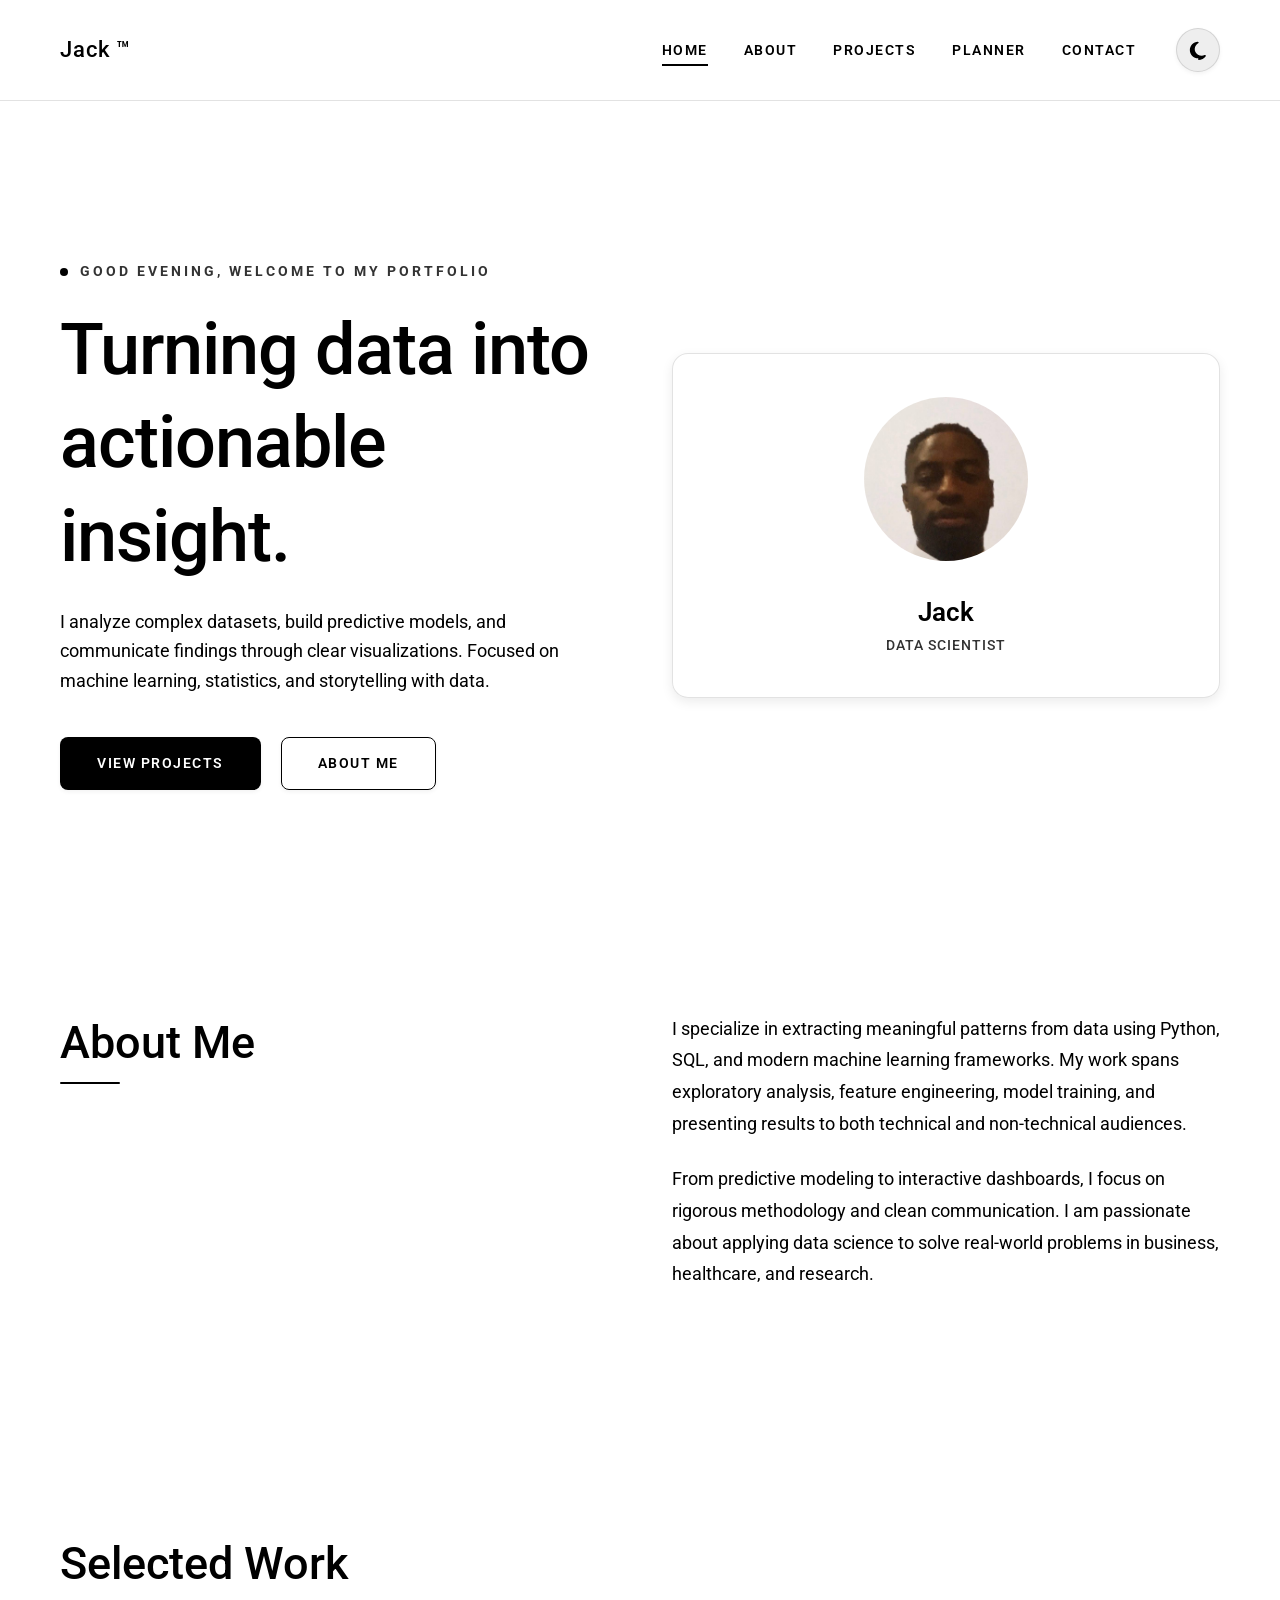
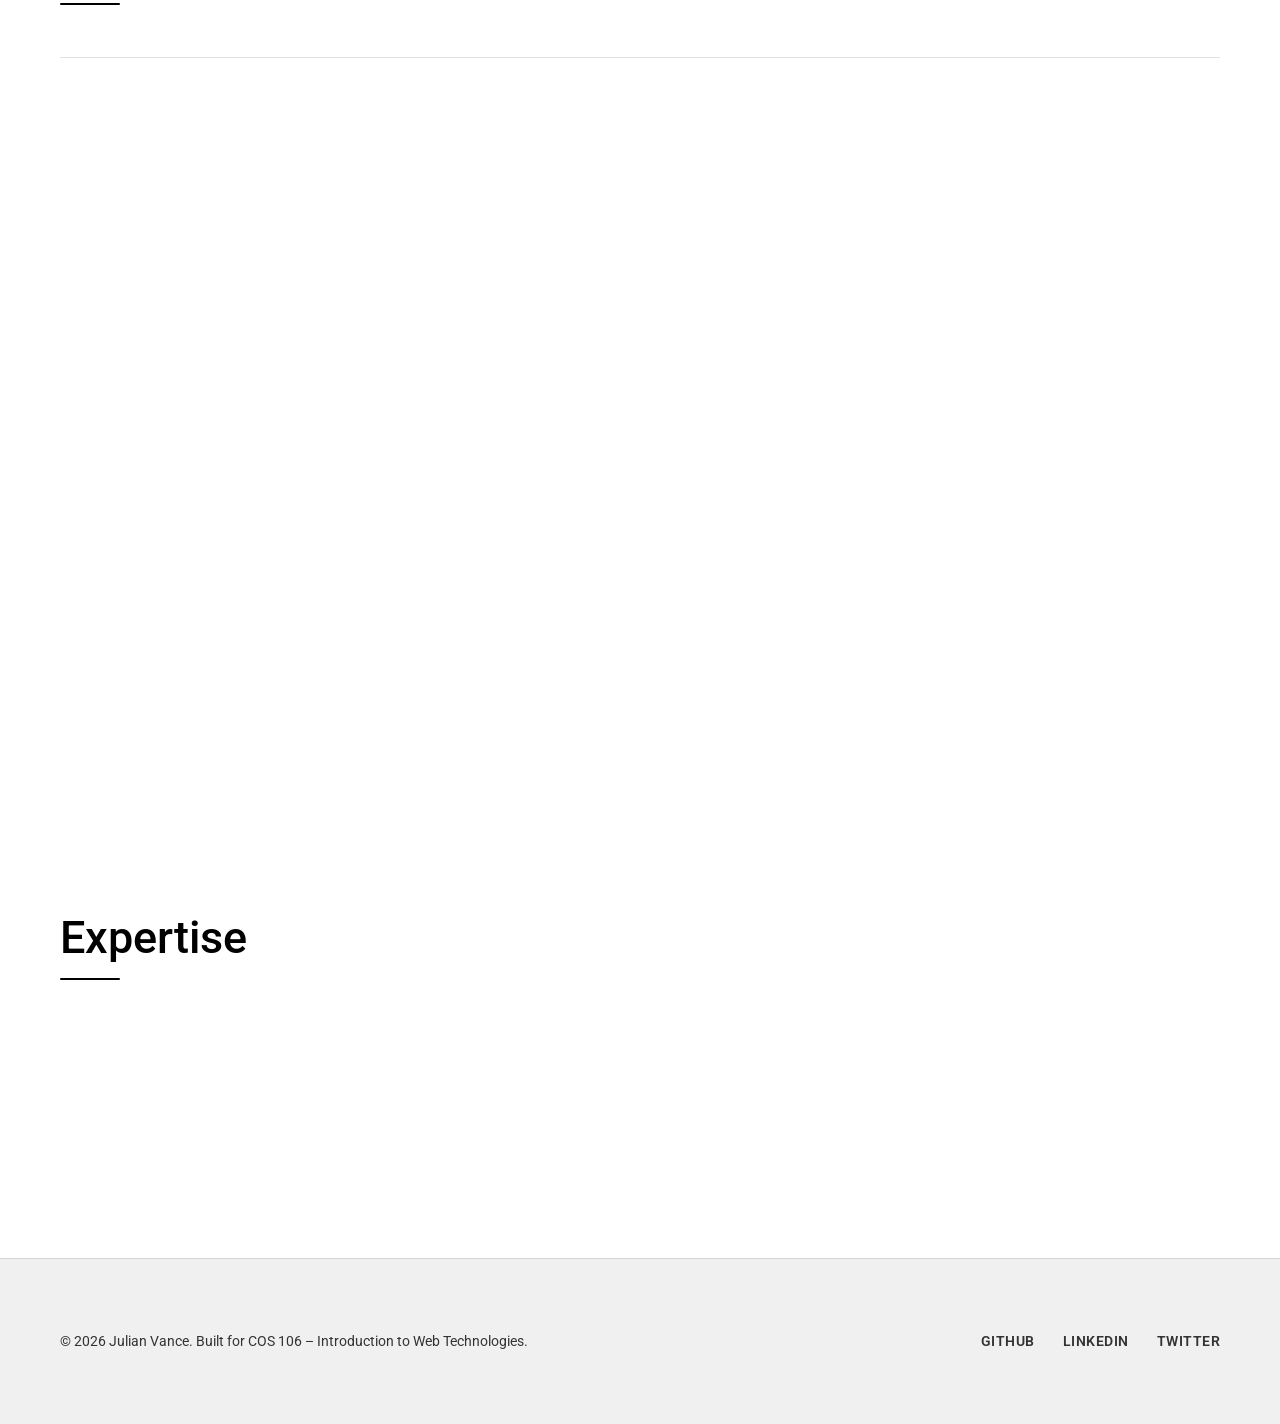
<file: index.html>
<!DOCTYPE html> <!-- Declares the document type as HTML5 to ensure correct rendering across browsers -->
<html lang="en"> <!-- Root element of the page, specifying English as the primary language -->

<head> <!-- Container for page metadata, character sets, viewports, and stylesheet linkages -->
  <meta charset="UTF-8"> <!-- Sets the character encoding to UTF-8 for wide character support -->
  <meta name="viewport" content="width=device-width, initial-scale=1.0">
  <!-- Ensures the layout scales properly on mobile and desktop viewports -->
  <meta name="description"
    content="Jack — Data Scientist portfolio showcasing machine learning projects, statistical analysis, and data visualization work.">
  <!-- Descriptive text shown in search engine results (SEO) -->
  <title>Jack ™ | Data Scientist</title> <!-- The page title shown on the browser tab -->
  <link rel="stylesheet" href="style.css"> <!-- Links the external CSS design stylesheet for page styling -->
</head> <!-- Closes the head section -->

<body class="light-theme"> <!-- Main body container of the webpage, defaults to the 'light-theme' class -->

  <header class="header"> <!-- Defines the sticky navigational header of the page -->
    <div class="container nav-container"> <!-- Grid/flex container limiting the maximum width and centering content -->
      <a href="index.html" class="logo">Jack <span class="tm">™</span></a>
      <!-- Logo linking back to the home page with a trademark span -->

      <button class="nav-toggle" aria-label="Toggle navigation Menu">
        <!-- Hamburger button visible on mobile screens to toggle navigation menu -->
        <span></span> <!-- Top bar of the mobile hamburger button -->
        <span></span> <!-- Middle bar of the mobile hamburger button -->
        <span></span> <!-- Bottom bar of the mobile hamburger button -->
      </button> <!-- Closes the hamburger toggle button -->

      <div class="nav-links-wrapper"> <!-- Wrapper container for links and the theme switcher button -->
        <ul class="nav-links"> <!-- List containing the primary navigation navigation items -->
          <li><a href="index.html">Home</a></li> <!-- Nav link redirecting to index.html (Home) -->
          <li><a href="about.html">About</a></li> <!-- Nav link redirecting to about.html (About) -->
          <li><a href="projects.html">Projects</a></li> <!-- Nav link redirecting to projects.html (Projects) -->
          <li><a href="planner.html">Planner</a></li> <!-- Nav link redirecting to planner.html (Academic Planner) -->
          <li><a href="contact.html">Contact</a></li> <!-- Nav link redirecting to contact.html (Contact Form) -->
        </ul> <!-- Closes the unordered list of navigation links -->

        <button id="theme-toggle-btn" class="theme-toggle-btn" aria-label="Toggle light/dark theme">
          <!-- Button to dynamically switch between dark and light modes -->
          <!-- Sun icon SVG displayed when the light theme is active (click to toggle to warm dark) -->
          <svg class="sun-icon" viewBox="0 0 24 24">
            <path d="M12 7c-2.76 0-5 2.24-5 5s2.24 5 5 5 5-2.24 5-5-2.24-5-5-5z" />
          </svg>
          <!-- Moon icon SVG displayed when the dark theme is active (click to toggle to light theme) -->
          <svg class="moon-icon" viewBox="0 0 24 24">
            <path
              d="M12.3 22h-.1c-5.5 0-10-4.5-10-10C2.2 6.7 6.5 2.2 11.8 2c.5 0 .9.3 1 .8s-.1.9-.6 1.2c-3.6 2.1-5.1 6.7-3.3 10.4 1.4 2.9 4.4 4.6 7.6 4.6 1.2 0 2.3-.3 3.4-.9.4-.2.9-.2 1.2.1.3.3.4.8.2 1.2-1.9 2.8-5 4.6-9 4.6z" />
          </svg>
        </button> <!-- Closes the theme toggle button -->
      </div> <!-- Closes the nav links wrapper -->
    </div> <!-- Closes the container div -->
  </header> <!-- Closes the header element -->

  <!-- Hero Section -->
  <section class="hero fade-in-section"> <!-- Defining the hero block section with initial fade-in transition -->
    <div class="container"> <!-- Standard width-limiting container -->
      <div class="grid-2" style="align-items: center;">
        <!-- 2-column grid layout aligning elements center vertically -->
        <div class="hero-content"> <!-- Container for the text contents of the hero section -->
          <p class="hero-greeting" id="dynamic-greeting">Data Scientist</p>
          <!-- Dynamic greeting paragraph updated via script.js -->
          <h1 style="margin-bottom: 1.5rem;">Turning data into<br>actionable insight.</h1>
          <!-- Display name title with spacing -->
          <p class="hero-subtitle" style="font-size: 1.1rem; line-height: 1.7; margin-bottom: 2rem;">I analyze complex
            datasets, build predictive models, and communicate findings through clear visualizations. Focused on machine
            learning, statistics, and storytelling with data.</p> <!-- Descriptive subtitle detailing capabilities -->
          <div class="hero-actions"> <!-- Actions container for links layout -->
            <a href="projects.html" class="btn">View projects</a>
            <!-- Button link directing users to the projects catalog -->
            <a href="about.html" class="btn btn-secondary">About me</a>
            <!-- Secondary styled button link directing to about page -->
          </div> <!-- Closes hero actions div -->
        </div> <!-- Closes hero content div -->
        <div class="profile-card"> <!-- Glassmorphic card container for the profile picture -->
          <div class="profile-img-container"> <!-- Flex/overflow container for rounded styling around portrait -->
            <img src="jackson.jpg" alt="Jack portrait" class="profile-img">
            <!-- Portrait image of Jack with zoom transitions -->
          </div> <!-- Closes profile image container -->
          <h3>Jack</h3> <!-- Heading for name inside card -->
          <p
            style="color: var(--text-muted); font-size: 0.9rem; font-weight: 500; text-transform: uppercase; letter-spacing: 1px; margin-bottom: 0;">
            Data Scientist</p> <!-- Professional title subheading -->
        </div> <!-- Closes profile card div -->
      </div> <!-- Closes grid layout div -->
    </div> <!-- Closes container div -->
  </section> <!-- Closes hero section -->

  <!-- About Section -->
  <section class="section scroll-reveal"> <!-- Section wrapper with scroll animations -->
    <div class="container"> <!-- Standard width-limiting container -->
      <div class="grid-2"> <!-- 2-column layout grid -->
        <div> <!-- Left column container -->
          <h2>About Me</h2> <!-- Section header heading -->
        </div> <!-- Closes left column div -->
        <div> <!-- Right column container for copy paragraphs -->
          <p style="font-size: 1.1rem; line-height: 1.8; margin-bottom: 1.5rem;">I specialize in extracting meaningful
            patterns from data using Python, SQL, and modern machine learning frameworks. My work spans exploratory
            analysis, feature engineering, model training, and presenting results to both technical and non-technical
            audiences.</p> <!-- Introductory paragraph -->
          <p style="font-size: 1.1rem; line-height: 1.8;">From predictive modeling to interactive dashboards, I focus on
            rigorous methodology and clean communication. I am passionate about applying data science to solve
            real-world problems in business, healthcare, and research.</p> <!-- Detailed capabilities paragraph -->
        </div> <!-- Closes right column div -->
      </div> <!-- Closes grid-2 div -->
    </div> <!-- Closes container div -->
  </section> <!-- Closes about section -->

  <!-- Selected Work Section -->
  <section class="section scroll-reveal"> <!-- Section container with scrolling animations -->
    <div class="container"> <!-- Standard width-limiting container -->
      <div class="planner-header-row" style="margin-bottom: 3rem;">
        <!-- Header row aligning section title and button links -->
        <h2>Selected Work</h2> <!-- Section header heading -->
        <a href="projects.html" class="btn btn-secondary">View all projects &rarr;</a>
        <!-- Secondary button link to projects directory -->
      </div> <!-- Closes planner header row div -->
      <div class="grid-3"> <!-- 3-column grid layout for selected project cards -->
        <!-- Project 1 -->
        <div class="project-card"> <!-- Card container for the first project -->
          <div class="project-img-container"> <!-- Overflow container displaying project mockup screenshot -->
            <img src="project1.jpg" alt="Customer churn prediction model dashboard" class="project-img">
            <!-- Screenshot picture of the project -->
            <span class="project-meta">Machine Learning</span> <!-- Overlay tag specifying domain categorization -->
          </div> <!-- Closes project image container -->
          <div class="project-body"> <!-- Flex body container for text and tags -->
            <h3>Customer Churn Prediction</h3> <!-- Project title heading -->
            <p>Built a classification pipeline to predict customer attrition using logistic regression and random
              forests. Achieved 89% accuracy with feature importance analysis.</p> <!-- Project summary description -->
            <div class="project-links"> <!-- Links container for source and details -->
              <a href="https://github.com" class="project-link" target="_blank" rel="noopener noreferrer">Source
                Code</a> <!-- Link to GitHub repository -->
              <a href="projects.html" class="project-link">Report &rarr;</a> <!-- Link to details / reports page -->
            </div> <!-- Closes project links div -->
            <div class="project-tags"> <!-- Container listing technologies used -->
              <span class="project-tag">Python</span> <!-- Technology chip for Python -->
              <span class="project-tag">Scikit-learn</span> <!-- Technology chip for Scikit-learn -->
              <span class="project-tag">Pandas</span> <!-- Technology chip for Pandas -->
            </div> <!-- Closes technology tags div -->
          </div> <!-- Closes project body div -->
        </div> <!-- Closes project card div -->

        <!-- Project 2 -->
        <div class="project-card"> <!-- Card container for the second project -->
          <div class="project-img-container"> <!-- Overflow container displaying project mockup screenshot -->
            <img src="project2.jpg" alt="Sales forecasting dashboard with time series charts" class="project-img">
            <!-- Screenshot picture of the project -->
            <span class="project-meta">Visualization</span> <!-- Overlay tag specifying domain categorization -->
          </div> <!-- Closes project image container -->
          <div class="project-body"> <!-- Flex body container for text and tags -->
            <h3>Sales Forecasting Dashboard</h3> <!-- Project title heading -->
            <p>Developed an interactive dashboard for quarterly sales trends using time series decomposition and ARIMA
              forecasting. Includes KPI cards and regional breakdowns.</p> <!-- Project summary description -->
            <div class="project-links"> <!-- Links container for source and details -->
              <a href="https://github.com" class="project-link" target="_blank" rel="noopener noreferrer">Source
                Code</a> <!-- Link to GitHub repository -->
              <a href="projects.html" class="project-link">Live Dashboard &rarr;</a>
              <!-- Link to interactive live deployment -->
            </div> <!-- Closes project links div -->
            <div class="project-tags"> <!-- Container listing technologies used -->
              <span class="project-tag">Python</span> <!-- Technology chip for Python -->
              <span class="project-tag">Matplotlib</span> <!-- Technology chip for Matplotlib -->
              <span class="project-tag">Seaborn</span> <!-- Technology chip for Seaborn -->
            </div> <!-- Closes technology tags div -->
          </div> <!-- Closes project body div -->
        </div> <!-- Closes project card div -->

        <!-- Project 3 -->
        <div class="project-card"> <!-- Card container for the third project -->
          <div class="project-img-container"> <!-- Overflow container displaying project mockup screenshot -->
            <img src="project3.jpg" alt="NLP sentiment analysis pipeline results" class="project-img">
            <!-- Screenshot picture of the project -->
            <span class="project-meta">NLP</span> <!-- Overlay tag specifying domain categorization -->
          </div> <!-- Closes project image container -->
          <div class="project-body"> <!-- Flex body container for text and tags -->
            <h3>Sentiment Analysis Pipeline</h3> <!-- Project title heading -->
            <p>Designed an NLP workflow to classify product review sentiment using TF-IDF vectorization and Naive Bayes.
              Evaluated with precision-recall curves.</p> <!-- Project summary description -->
            <div class="project-links"> <!-- Links container for source and details -->
              <a href="https://github.com" class="project-link" target="_blank" rel="noopener noreferrer">Source
                Code</a> <!-- Link to GitHub repository -->
              <a href="projects.html" class="project-link">Notebook &rarr;</a>
              <!-- Link to Jupyter notebook walkthrough -->
            </div> <!-- Closes project links div -->
            <div class="project-tags"> <!-- Container listing technologies used -->
              <span class="project-tag">NLTK</span> <!-- Technology chip for NLTK -->
              <span class="project-tag">Scikit-learn</span> <!-- Technology chip for Scikit-learn -->
              <span class="project-tag">Jupyter</span> <!-- Technology chip for Jupyter -->
            </div> <!-- Closes technology tags div -->
          </div> <!-- Closes project body div -->
        </div> <!-- Closes project card div -->
      </div> <!-- Closes grid-3 div -->
    </div> <!-- Closes container div -->
  </section> <!-- Closes selected work section -->

  <!-- Expertise Section -->
  <section class="section scroll-reveal"> <!-- Section container with scroll-revealing animation triggers -->
    <div class="container"> <!-- Standard width-limiting container -->
      <h2 style="margin-bottom: 3rem;">Expertise</h2> <!-- Section heading title -->
      <div class="skills-grid"> <!-- Flex wrap grid structure for skill chips -->
        <div class="skill-tag">Python</div> <!-- Skill tag for Python language -->
        <div class="skill-tag">R</div> <!-- Skill tag for R language -->
        <div class="skill-tag">SQL</div> <!-- Skill tag for SQL database queries -->
        <div class="skill-tag">Scikit-learn</div> <!-- Skill tag for Scikit-learn modeling -->
        <div class="skill-tag">TensorFlow</div> <!-- Skill tag for TensorFlow deep learning -->
        <div class="skill-tag">Pandas</div> <!-- Skill tag for Pandas dataframes manipulation -->
        <div class="skill-tag">Matplotlib</div> <!-- Skill tag for Matplotlib charts plotting -->
        <div class="skill-tag">Statistical Modeling</div> <!-- Skill tag for Statistical Modeling logic -->
        <div class="skill-tag">Data Visualization</div> <!-- Skill tag for Data Visualization concepts -->
      </div> <!-- Closes skills grid div -->
    </div> <!-- Closes container div -->
  </section> <!-- Closes expertise section -->

  <footer class="footer"> <!-- Footer block representing informational copyright bar -->
    <div class="container footer-content"> <!-- Container aligning text content and social linkages -->
      <span class="footer-text">&copy; 2026 Julian Vance. Built for COS 106 – Introduction to Web Technologies.</span>
      <!-- Copyright metadata copyright statement -->
      <div class="footer-socials"> <!-- Flex row layout centering socials links -->
        <a href="https://github.com" target="_blank" rel="noopener noreferrer">GitHub</a>
        <!-- Social external hyperlink pointing to GitHub page -->
        <a href="https://linkedin.com" target="_blank" rel="noopener noreferrer">LinkedIn</a>
        <!-- Social external hyperlink pointing to LinkedIn page -->
        <a href="https://twitter.com" target="_blank" rel="noopener noreferrer">Twitter</a>
        <!-- Social external hyperlink pointing to Twitter page -->
      </div> <!-- Closes footer socials div -->
    </div> <!-- Closes container div -->
  </footer> <!-- Closes footer element -->

  <script src="script.js"></script> <!-- Imports external Javascript file controlling interactive states -->
</body> <!-- Closes the body element -->

</html> <!-- Closes the html element -->
</file>
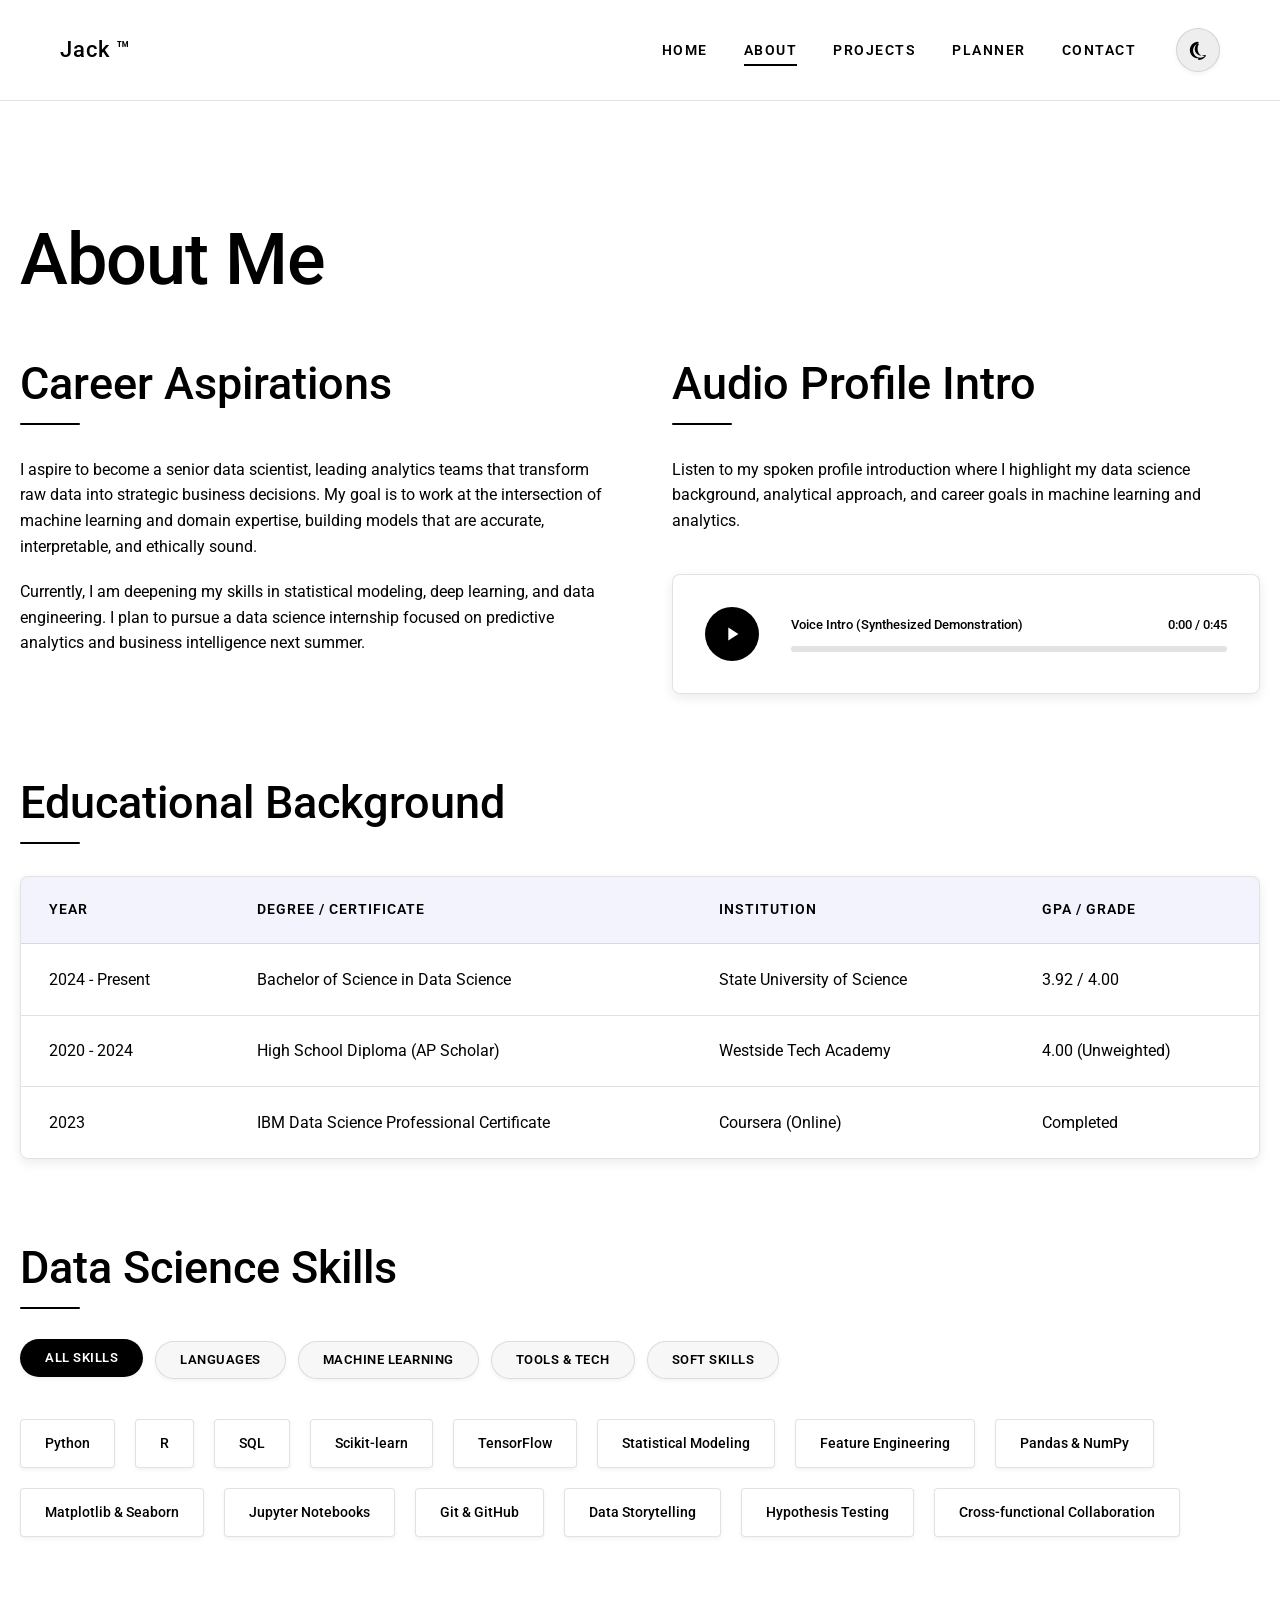
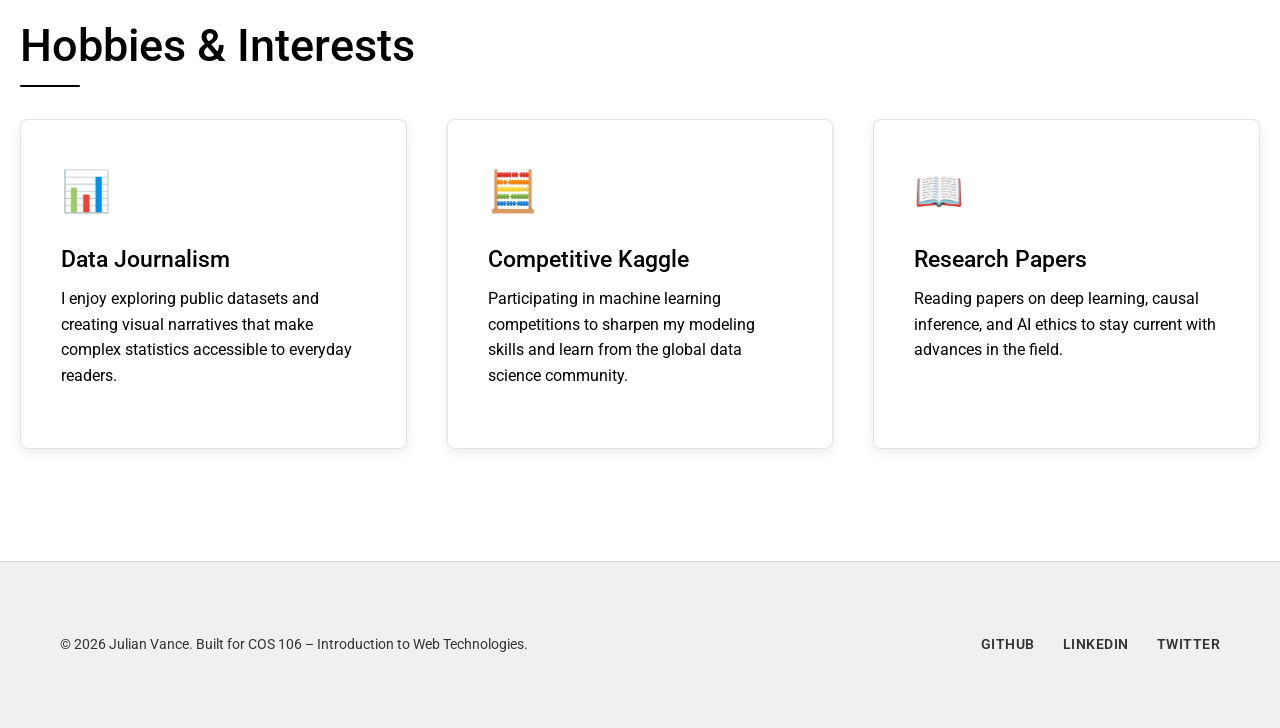
<file: about.html>
<!DOCTYPE html> <!-- Declares the document type as HTML5 to ensure correct rendering across browsers -->
<html lang="en"> <!-- Root element of the page, specifying English as the primary language -->

<head> <!-- Container for page metadata, character sets, viewports, and stylesheet linkages -->
  <meta charset="UTF-8"> <!-- Sets the character encoding to UTF-8 for wide character support -->
  <meta name="viewport" content="width=device-width, initial-scale=1.0">
  <!-- Ensures the layout scales properly on mobile and desktop viewports -->
  <meta name="description"
    content="Learn more about Julian Vance — data scientist with expertise in machine learning, statistics, and data visualization.">
  <!-- Descriptive text shown in search engine results (SEO) -->
  <title>About Me | Jack — Data Scientist</title> <!-- The page title shown on the browser tab -->
  <link rel="stylesheet" href="style.css"> <!-- Links the external CSS design stylesheet for page styling -->
</head> <!-- Closes the head section -->

<body class="light-theme"> <!-- Main body container of the webpage, defaults to the 'light-theme' class -->

  <!-- Navigation Header -->
  <header class="header"> <!-- Defines the sticky navigational header of the page -->
    <div class="container nav-container"> <!-- Grid/flex container limiting the maximum width and centering content -->
      <a href="index.html" class="logo">Jack <span class="tm">™</span></a>
      <!-- Logo linking back to the home page with a trademark span -->
      <button class="nav-toggle" aria-label="Toggle navigation Menu">
        <!-- Hamburger button visible on mobile screens to toggle navigation menu -->
        <span></span> <!-- Top bar of the mobile hamburger button -->
        <span></span> <!-- Middle bar of the mobile hamburger button -->
        <span></span> <!-- Bottom bar of the mobile hamburger button -->
      </button> <!-- Closes the hamburger toggle button -->

      <div class="nav-links-wrapper"> <!-- Wrapper container for links and the theme switcher button -->
        <ul class="nav-links"> <!-- List containing the primary navigation navigation items -->
          <li><a href="index.html">Home</a></li> <!-- Nav link redirecting to index.html (Home) -->
          <li><a href="about.html">About</a></li> <!-- Nav link redirecting to about.html (About) -->
          <li><a href="projects.html">Projects</a></li> <!-- Nav link redirecting to projects.html (Projects) -->
          <li><a href="planner.html">Planner</a></li> <!-- Nav link redirecting to planner.html (Academic Planner) -->
          <li><a href="contact.html">Contact</a></li> <!-- Nav link redirecting to contact.html (Contact Form) -->
        </ul> <!-- Closes the unordered list of navigation links -->

        <button id="theme-toggle-btn" class="theme-toggle-btn" aria-label="Toggle light/dark theme">
          <!-- Button to dynamically switch between dark and light modes -->
          <!-- Sun icon SVG displayed when the light theme is active (click to toggle to warm dark) -->
          <svg class="sun-icon" viewBox="0 0 24 24">
            <path
              d="M12 7c-2.76 0-5 2.24-5 5s2.24 5 5 5 5-2.24 5-5-2.24-5-5-5zM2 13h2c.55 0 1-.45 1-1s-.45-1-1-1H2c-.55 0-1 .45-1 1s.45 1 1 1zm18 0h2c.55 0 1-.45 1-1s-.45-1-1-1h-2c-.55 0-1 .45-1 1s.45 1 1 1zM11 2v2c0 .55.45 1 1 1s1-.45 1-1V2c0-.55-.45-1-1-1s-1 .45-1 1zm0 18v2c0 .55.45 1 1 1s1-.45 1-1v-2c0-.55-.45-1-1-1s-1 .45-1 1zM5.99 4.58c-.39-.39-1.03-.39-1.41 0s-.39 1.03 0 1.41l1.06 1.06c.39.39 1.03.39 1.41 0s.39-1.03 0-1.41L5.99 4.58zm12.37 12.37c-.39-.39-1.03-.39-1.41 0s-.39 1.03 0 1.41l1.06 1.06c.39.39 1.03.39 1.41 0s.39-1.03 0-1.41l-1.06-1.06zm1.06-10.96c.39-.39.39-1.03 0-1.41s-1.03-.39-1.41 0l-1.06 1.06c-.39.39-.39 1.03 0 1.41s1.03.39 1.41 0l1.06-1.06zM7.05 18.01c.39-.39.39-1.03 0-1.41s-1.03-.39-1.41 0l-1.06 1.06c-.39.39-.39 1.03 0 1.41s1.03.39 1.41 0l1.06-1.06z" />
          </svg>
          <!-- Moon icon SVG displayed when the dark theme is active (click to toggle to light theme) -->
          <svg class="moon-icon" viewBox="0 0 24 24">
            <path
              d="M12.3 22h-.1c-5.5 0-10-4.5-10-10C2.2 6.7 6.5 2.2 11.8 2c.5 0 .9.3 1 .8s-.1.9-.6 1.2c-3.6 2.1-5.1 6.7-3.3 10.4 1.4 2.9 4.4 4.6 7.6 4.6 1.2 0 2.3-.3 3.4-.9.4-.2.9-.2 1.2.1.3.3.4.8.2 1.2-1.9 2.8-5 4.6-9 4.6zm.4-17.9c-3.8 1-6.6 4.4-6.6 8.4 0 4.8 3.9 8.7 8.7 8.7 2 0 3.8-.7 5.2-1.9-2.9.2-5.7-1.1-7.2-3.8-1.9-3.3-1.6-7.5.3-10.6-.2-.3-.3-.6-.4-.8z" />
          </svg>
        </button> <!-- Closes the theme toggle button -->
      </div> <!-- Closes the nav links wrapper -->
    </div> <!-- Closes the container div -->
  </header> <!-- Closes the header element -->

  <!-- Main Content -->
  <main class="container section fade-in-section">
    <!-- Main content block wrapper with grid containers and scaling fade transitions -->
    <h1 style="margin-bottom: 3rem;" class="gradient-text">About Me</h1>
    <!-- Gradient styled page title with margins -->

    <!-- Bio & Custom Audio Intro -->
    <div class="grid-2" style="margin-bottom: 5rem;">
      <!-- 2-column grid layout for aspirations and introduction elements -->
      <div class="scroll-reveal"> <!-- Column block containing career details with scrolling animations -->
        <h2>Career Aspirations</h2> <!-- Aspirations section subtitle -->
        <p>I aspire to become a senior data scientist, leading analytics teams that transform raw data into strategic
          business decisions. My goal is to work at the intersection of machine learning and domain expertise, building
          models that are accurate, interpretable, and ethically sound.</p>
        <!-- Detailed paragraph on long-term targets -->
        <p>Currently, I am deepening my skills in statistical modeling, deep learning, and data engineering. I plan to
          pursue a data science internship focused on predictive analytics and business intelligence next summer.</p>
        <!-- Detailed paragraph on current learning goals -->
      </div> <!-- Closes aspirations column div -->

      <div class="scroll-reveal"> <!-- Column container for spoken podcast introduce -->
        <h2>Audio Profile Intro</h2> <!-- Spoken intro title -->
        <p>Listen to my spoken profile introduction where I highlight my data science background, analytical approach,
          and career goals in machine learning and analytics.</p> <!-- Spoken intro context paragraph -->

        <!-- Custom Styled Audio Player -->
        <div class="audio-card"> <!-- Audio container containing layout elements for the custom media player -->
          <button class="audio-play-btn" id="audio-play-btn" aria-label="Play Introduction Podcast">
            <!-- Control toggle button to play/pause speech audio -->
            <!-- Play icon SVG -->
            <svg id="play-icon" viewBox="0 0 24 24">
              <path d="M8 5v14l11-7z" />
            </svg>
            <!-- Pause icon SVG (hidden by default) -->
            <svg id="pause-icon" viewBox="0 0 24 24" style="display: none;">
              <path d="M6 19h4V5H6v14zm8-14v14h4V5h-4z" />
            </svg>
          </button> <!-- Closes audio play button -->

          <div class="audio-waveform-container"> <!-- Wrapper for progress tracking and titles info -->
            <div class="audio-info"> <!-- Flex row layout aligning audio context title and time label -->
              <span>Voice Intro (Synthesized Demonstration)</span> <!-- Audio track title descriptive text -->
              <span id="audio-time">0:00 / 0:45</span> <!-- Audio playback progress timer element -->
            </div> <!-- Closes audio info label row -->
            <div class="audio-progress-bar" id="audio-progress-bar"> <!-- Outer progress tracker timeline container -->
              <div class="audio-progress" id="audio-progress"></div>
              <!-- Dynamic timeline inner filled progress indicator -->
            </div> <!-- Closes outer timeline progress bar container -->
          </div> <!-- Closes waveform tracker container -->
        </div> <!-- Closes audio player card div -->
      </div> <!-- Closes podcast intro column div -->
    </div> <!-- Closes career & audio grid layout div -->

    <!-- Educational Background Table -->
    <div class="education-section scroll-reveal">
      <!-- Container for education table section with scrolling animation triggers -->
      <h2>Educational Background</h2> <!-- Section title heading -->
      <div class="custom-table-container">
        <!-- Responsive table wrapping container allowing side scrolling in mobile viewports -->
        <table class="custom-table"> <!-- Styled matrix table layout representing degrees achieved -->
          <thead> <!-- Table head specifying column titles -->
            <tr> <!-- Table header row -->
              <th>Year</th> <!-- Column for year metadata -->
              <th>Degree / Certificate</th> <!-- Column for degree/certification achieved -->
              <th>Institution</th> <!-- Column for institution name -->
              <th>GPA / Grade</th> <!-- Column for grade points achieved -->
            </tr> <!-- Closes table header row -->
          </thead> <!-- Closes table header segment -->
          <tbody> <!-- Table body segment displaying rows of academic background -->
            <tr> <!-- First row element -->
              <td>2024 - Present</td> <!-- Student degree period -->
              <td>Bachelor of Science in Data Science</td> <!-- Major specification -->
              <td>State University of Science</td> <!-- University name -->
              <td>3.92 / 4.00</td> <!-- GPA rating achieved -->
            </tr> <!-- Closes first row -->
            <tr> <!-- Second row element -->
              <td>2020 - 2024</td> <!-- High school period -->
              <td>High School Diploma (AP Scholar)</td> <!-- Credentials achieved -->
              <td>Westside Tech Academy</td> <!-- School name -->
              <td>4.00 (Unweighted)</td> <!-- Grade scale rating -->
            </tr> <!-- Closes second row -->
            <tr> <!-- Third row element -->
              <td>2023</td> <!-- Certificate achievement year -->
              <td>IBM Data Science Professional Certificate</td> <!-- Certificate title -->
              <td>Coursera (Online)</td> <!-- Learning provider -->
              <td>Completed</td> <!-- Completion status indicator -->
            </tr> <!-- Closes third row -->
          </tbody> <!-- Closes table body segment -->
        </table> <!-- Closes matrix table element -->
      </div> <!-- Closes responsive table container div -->
    </div> <!-- Closes education container div -->

    <!-- Technical Skills with Dynamic Filter -->
    <div class="skills-wrapper scroll-reveal"> <!-- Wrapper section for dynamic technical skills tags -->
      <h2>Data Science Skills</h2> <!-- Section subtitle heading -->
      <div class="skills-filter"> <!-- Filter chip buttons category list -->
        <button class="filter-chip active" data-filter="all">All Skills</button>
        <!-- Active filter button displaying all skills -->
        <button class="filter-chip" data-filter="languages">Languages</button>
        <!-- Filter chip displaying program languages -->
        <button class="filter-chip" data-filter="ml">Machine Learning</button>
        <!-- Filter chip displaying modeling items -->
        <button class="filter-chip" data-filter="tools">Tools &amp; Tech</button>
        <!-- Filter chip displaying developer utilities -->
        <button class="filter-chip" data-filter="soft">Soft Skills</button>
        <!-- Filter chip displaying communication capabilities -->
      </div> <!-- Closes skills filter chips container div -->

      <div class="skills-grid"> <!-- Flex wrap tags container containing skill labels chips -->
        <div class="skill-tag" data-categories="languages">Python</div> <!-- Python tag -->
        <div class="skill-tag" data-categories="languages">R</div> <!-- R tag -->
        <div class="skill-tag" data-categories="languages">SQL</div> <!-- SQL tag -->
        <div class="skill-tag" data-categories="ml">Scikit-learn</div> <!-- Scikit-learn tag -->
        <div class="skill-tag" data-categories="ml">TensorFlow</div> <!-- TensorFlow tag -->
        <div class="skill-tag" data-categories="ml">Statistical Modeling</div> <!-- Statistical Modeling tag -->
        <div class="skill-tag" data-categories="ml">Feature Engineering</div> <!-- Feature Engineering tag -->
        <div class="skill-tag" data-categories="tools">Pandas &amp; NumPy</div> <!-- Pandas & NumPy tag -->
        <div class="skill-tag" data-categories="tools">Matplotlib &amp; Seaborn</div> <!-- Matplotlib & Seaborn tag -->
        <div class="skill-tag" data-categories="tools">Jupyter Notebooks</div> <!-- Jupyter tag -->
        <div class="skill-tag" data-categories="tools">Git &amp; GitHub</div> <!-- Git & GitHub tag -->
        <div class="skill-tag" data-categories="soft">Data Storytelling</div> <!-- Data Storytelling tag -->
        <div class="skill-tag" data-categories="soft">Hypothesis Testing</div> <!-- Hypothesis Testing tag -->
        <div class="skill-tag" data-categories="soft">Cross-functional Collaboration</div> <!-- Cross-functional tag -->
      </div> <!-- Closes skills grid tag list container div -->
    </div> <!-- Closes technical skills wrapper div -->

    <!-- Hobbies & Interests Grid -->
    <div class="scroll-reveal"> <!-- Section container listing user hobbies and details -->
      <h2>Hobbies & Interests</h2> <!-- Section title heading -->
      <div class="interests-grid"> <!-- 3-column card grid layout for hobbies -->
        <div class="interest-card"> <!-- Card container details for first hobby -->
          <div class="interest-icon">📊</div> <!-- Emoji display icon tag representation -->
          <h3>Data Journalism</h3> <!-- Hobby title heading -->
          <p>I enjoy exploring public datasets and creating visual narratives that make complex statistics accessible to
            everyday readers.</p> <!-- Hobby info text -->
        </div> <!-- Closes interest card div -->
        <div class="interest-card"> <!-- Card container details for second hobby -->
          <div class="interest-icon">🧮</div> <!-- Emoji display icon tag representation -->
          <h3>Competitive Kaggle</h3> <!-- Hobby title heading -->
          <p>Participating in machine learning competitions to sharpen my modeling skills and learn from the global data
            science community.</p> <!-- Hobby info text -->
        </div> <!-- Closes interest card div -->
        <div class="interest-card"> <!-- Card container details for third hobby -->
          <div class="interest-icon">📖</div> <!-- Emoji display icon tag representation -->
          <h3>Research Papers</h3> <!-- Hobby title heading -->
          <p>Reading papers on deep learning, causal inference, and AI ethics to stay current with advances in the
            field.</p> <!-- Hobby info text -->
        </div> <!-- Closes interest card div -->
      </div> <!-- Closes interests grid layout div -->
    </div> <!-- Closes hobbies container div -->
  </main> <!-- Closes main page wrapper element -->

  <!-- Footer -->
  <footer class="footer"> <!-- Footer block representing informational copyright bar -->
    <div class="container footer-content"> <!-- Container aligning text content and social linkages -->
      <span class="footer-text">&copy; 2026 Julian Vance. Built for COS 106 – Introduction to Web Technologies.</span>
      <!-- Copyright metadata copyright statement -->
      <div class="footer-socials"> <!-- Flex row layout centering socials links -->
        <a href="https://github.com" target="_blank" rel="noopener noreferrer">GitHub</a>
        <!-- Social external hyperlink pointing to GitHub page -->
        <a href="https://linkedin.com" target="_blank" rel="noopener noreferrer">LinkedIn</a>
        <!-- Social external hyperlink pointing to LinkedIn page -->
        <a href="https://twitter.com" target="_blank" rel="noopener noreferrer">Twitter</a>
        <!-- Social external hyperlink pointing to Twitter page -->
      </div> <!-- Closes footer socials div -->
    </div> <!-- Closes container div -->
  </footer> <!-- Closes footer element -->

  <script src="script.js"></script> <!-- Imports external Javascript file controlling interactive states -->
</body> <!-- Closes the body element -->

</html> <!-- Closes the html element -->
</file>
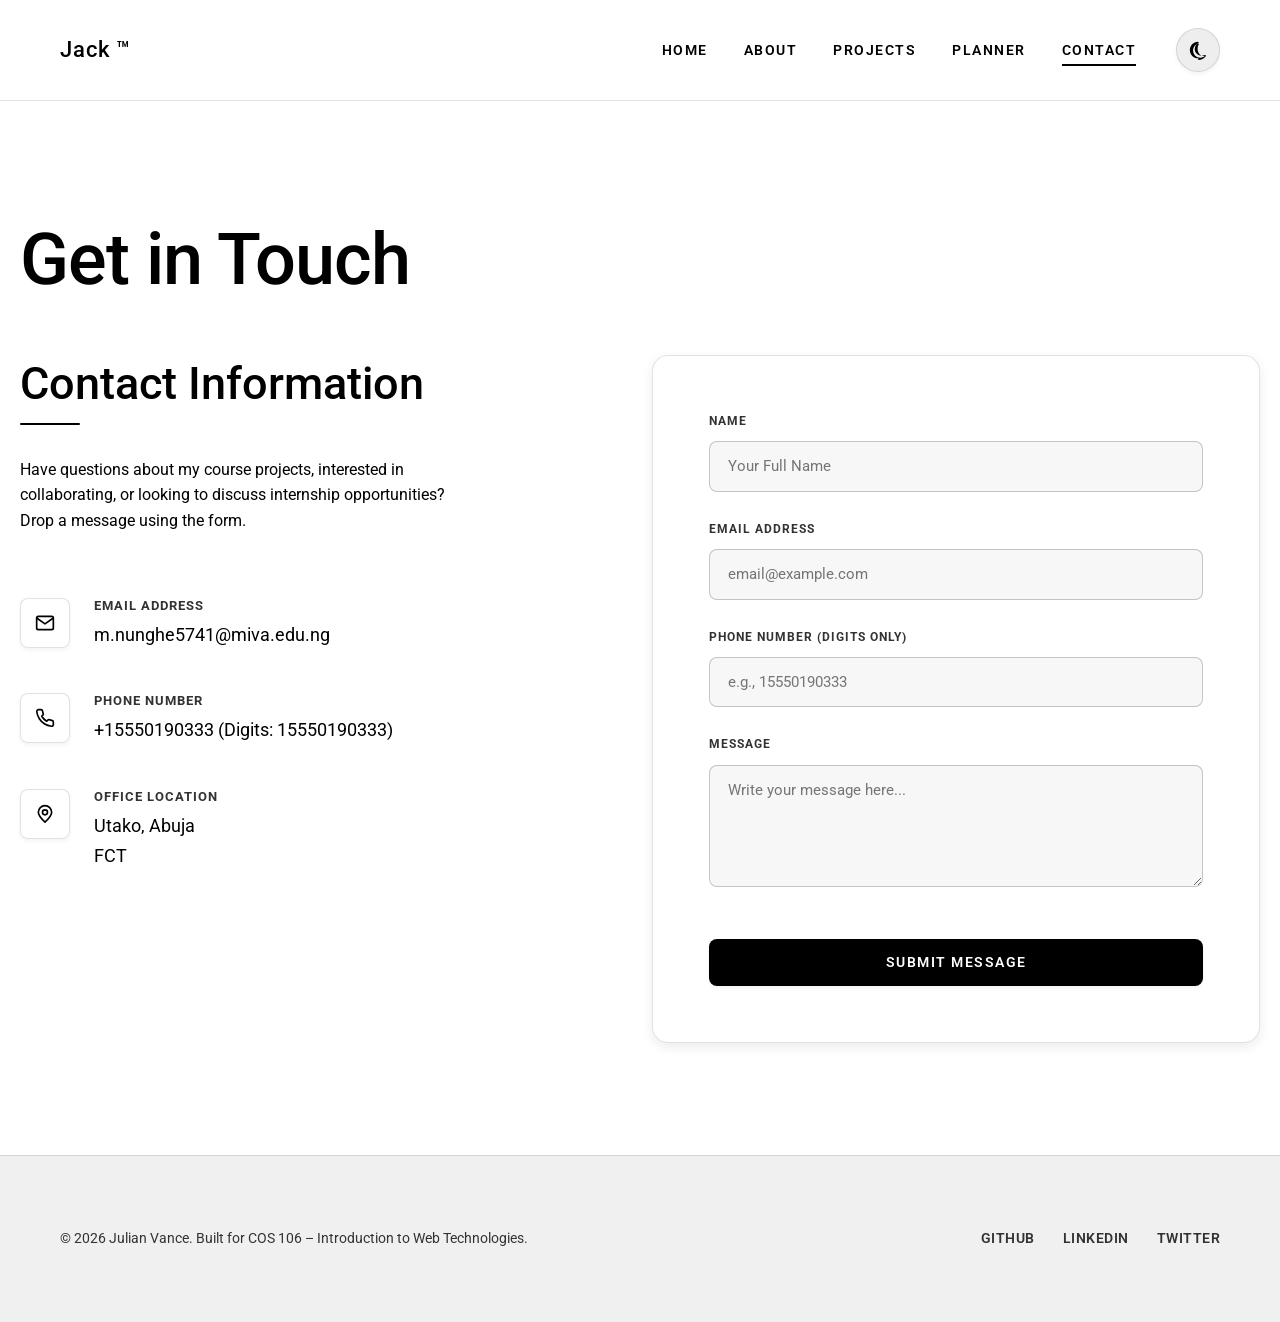
<file: contact.html>
<!DOCTYPE html> <!-- Declares the document type as HTML5 to ensure correct rendering across browsers -->
<html lang="en"> <!-- Root element of the page, specifying English as the primary language -->

<head> <!-- Container for page metadata, character sets, viewports, and stylesheet linkages -->
  <meta charset="UTF-8"> <!-- Sets the character encoding to UTF-8 for wide character support -->
  <meta name="viewport" content="width=device-width, initial-scale=1.0">
  <!-- Ensures the layout scales properly on mobile and desktop viewports -->
  <meta name="description"
    content="Get in touch with Julian Vance - Submit questions or inquiries using this validated contact form.">
  <!-- Descriptive text shown in search engine results (SEO) -->
  <title>Contact | Jack </title> <!-- The page title shown on the browser tab -->
  <link rel="stylesheet" href="style.css"> <!-- Links the external CSS design stylesheet for page styling -->
</head> <!-- Closes the head section -->

<body class="light-theme"> <!-- Main body container of the webpage, defaults to the 'light-theme' class -->

  <!-- Navigation Header -->
  <header class="header"> <!-- Defines the sticky navigational header of the page -->
    <div class="container nav-container"> <!-- Grid/flex container limiting the maximum width and centering content -->
      <a href="index.html" class="logo">Jack <span class="tm">™</span></a>
      <!-- Logo linking back to the home page with a trademark span -->
      <button class="nav-toggle" aria-label="Toggle navigation Menu">
        <!-- Hamburger button visible on mobile screens to toggle navigation menu -->
        <span></span> <!-- Top bar of the mobile hamburger button -->
        <span></span> <!-- Middle bar of the mobile hamburger button -->
        <span></span> <!-- Bottom bar of the mobile hamburger button -->
      </button> <!-- Closes the hamburger toggle button -->

      <div class="nav-links-wrapper"> <!-- Wrapper container for links and the theme switcher button -->
        <ul class="nav-links"> <!-- List containing the primary navigation navigation items -->
          <li><a href="index.html">Home</a></li> <!-- Nav link redirecting to index.html (Home) -->
          <li><a href="about.html">About</a></li> <!-- Nav link redirecting to about.html (About) -->
          <li><a href="projects.html">Projects</a></li> <!-- Nav link redirecting to projects.html (Projects) -->
          <li><a href="planner.html">Planner</a></li> <!-- Nav link redirecting to planner.html (Academic Planner) -->
          <li><a href="contact.html">Contact</a></li> <!-- Nav link redirecting to contact.html (Contact Form) -->
        </ul> <!-- Closes the unordered list of navigation links -->

        <button id="theme-toggle-btn" class="theme-toggle-btn" aria-label="Toggle light/dark theme">
          <!-- Button to dynamically switch between dark and light modes -->
          <!-- Sun icon SVG displayed when the light theme is active (click to toggle to warm dark) -->
          <svg class="sun-icon" viewBox="0 0 24 24">
            <path
              d="M12 7c-2.76 0-5 2.24-5 5s2.24 5 5 5 5-2.24 5-5-2.24-5-5-5zM2 13h2c.55 0 1-.45 1-1s-.45-1-1-1H2c-.55 0-1 .45-1 1s.45 1 1 1zm18 0h2c.55 0 1-.45 1-1s-.45-1-1-1h-2c-.55 0-1 .45-1 1s.45 1 1 1zM11 2v2c0 .55.45 1 1 1s1-.45 1-1V2c0-.55-.45-1-1-1s-1 .45-1 1zm0 18v2c0 .55.45 1 1 1s1-.45 1-1v-2c0-.55-.45-1-1-1s-1 .45-1 1zM5.99 4.58c-.39-.39-1.03-.39-1.41 0s-.39 1.03 0 1.41l1.06 1.06c.39.39 1.03.39 1.41 0s.39-1.03 0-1.41L5.99 4.58zm12.37 12.37c-.39-.39-1.03-.39-1.41 0s-.39 1.03 0 1.41l1.06 1.06c.39.39 1.03.39 1.41 0s.39-1.03 0-1.41l-1.06-1.06zm1.06-10.96c.39-.39.39-1.03 0-1.41s-1.03-.39-1.41 0l-1.06 1.06c-.39.39-.39 1.03 0 1.41s1.03.39 1.41 0l1.06-1.06zM7.05 18.01c.39-.39.39-1.03 0-1.41s-1.03-.39-1.41 0l-1.06 1.06c-.39.39-.39 1.03 0 1.41s1.03.39 1.41 0l1.06-1.06z" />
          </svg>
          <!-- Moon icon SVG displayed when the dark theme is active (click to toggle to light theme) -->
          <svg class="moon-icon" viewBox="0 0 24 24">
            <path
              d="M12.3 22h-.1c-5.5 0-10-4.5-10-10C2.2 6.7 6.5 2.2 11.8 2c.5 0 .9.3 1 .8s-.1.9-.6 1.2c-3.6 2.1-5.1 6.7-3.3 10.4 1.4 2.9 4.4 4.6 7.6 4.6 1.2 0 2.3-.3 3.4-.9.4-.2.9-.2 1.2.1.3.3.4.8.2 1.2-1.9 2.8-5 4.6-9 4.6zm.4-17.9c-3.8 1-6.6 4.4-6.6 8.4 0 4.8 3.9 8.7 8.7 8.7 2 0 3.8-.7 5.2-1.9-2.9.2-5.7-1.1-7.2-3.8-1.9-3.3-1.6-7.5.3-10.6-.2-.3-.3-.6-.4-.8z" />
          </svg>
        </button> <!-- Closes the theme toggle button -->
      </div> <!-- Closes the nav links wrapper -->
    </div> <!-- Closes the container div -->
  </header> <!-- Closes the header element -->

  <!-- Main Content Section -->
  <main class="container section fade-in-section">
    <!-- Main content block wrapper with grid containers and scaling fade transitions -->
    <h1 style="margin-bottom: 3rem;" class="gradient-text">Get in Touch</h1> <!-- Page main title heading banner -->

    <div class="contact-grid scroll-reveal"> <!-- Split column layout grid, left details column, right form block -->
      <!-- Contact Info Details Column -->
      <div class="contact-info-panel"> <!-- Container holding user location and communication channels -->
        <div> <!-- Heading alignment wrapper -->
          <h2>Contact Information</h2> <!-- Left column section subtitle -->
          <p style="margin-top: 0.5rem; max-width: 450px;">Have questions about my course projects, interested in
            collaborating, or looking to discuss internship opportunities? Drop a message using the form.</p>
          <!-- Context information paragraph -->
        </div> <!-- Closes heading alignment wrapper -->

        <div class="info-item"> <!-- Flex row layout displaying email information -->
          <div class="info-icon"> <!-- Icon box container display styling -->
            <!-- Mail icon SVG -->
            <svg width="20" height="20" viewBox="0 0 24 24" fill="none" stroke="currentColor" stroke-width="2"
              stroke-linecap="round" stroke-linejoin="round">
              <path d="M4 4h16c1.1 0 2 .9 2 2v12c0 1.1-.9 2-2 2H4c-1.1 0-2-.9-2-2V6c0-1.1.9-2 2-2z"></path>
              <polyline points="22,6 12,13 2,6"></polyline>
            </svg>
          </div> <!-- Closes email icon box container -->
          <div class="info-details"> <!-- Information copy texts alignment container -->
            <h4>Email Address</h4> <!-- Field label description tag -->
            <p><a href="mailto:julian.vance@student.edu">m.nunghe5741@miva.edu.ng</a></p>
            <!-- Active mail hyperlink contact point -->
          </div> <!-- Closes details wrapper -->
        </div> <!-- Closes email item row -->

        <div class="info-item"> <!-- Flex row layout displaying phone details -->
          <div class="info-icon"> <!-- Icon box container display styling -->
            <!-- Phone icon SVG -->
            <svg width="20" height="20" viewBox="0 0 24 24" fill="none" stroke="currentColor" stroke-width="2"
              stroke-linecap="round" stroke-linejoin="round">
              <path
                d="M22 16.92v3a2 2 0 0 1-2.18 2 19.79 19.79 0 0 1-8.63-3.07 19.5 19.5 0 0 1-6-6 19.79 19.79 0 0 1-3.07-8.67A2 2 0 0 1 4.11 2h3a2 2 0 0 1 2 1.72 12.84 12.84 0 0 0 .7 2.81 2 2 0 0 1-.45 2.11L8.09 9.91a16 16 0 0 0 6 6l1.27-1.27a2 2 0 0 1 2.11-.45 12.84 12.84 0 0 0 2.81.7A2 2 0 0 1 22 16.92z">
              </path>
            </svg>
          </div> <!-- Closes phone icon box container -->
          <div class="info-details"> <!-- Information copy texts alignment container -->
            <h4>Phone Number</h4> <!-- Field label description tag -->
            <p>+15550190333 (Digits: 15550190333)</p> <!-- Phone number string metadata representation -->
          </div> <!-- Closes details wrapper -->
        </div> <!-- Closes phone item row -->

        <div class="info-item"> <!-- Flex row layout displaying office address location -->
          <div class="info-icon"> <!-- Icon box container display styling -->
            <!-- Location pin icon SVG -->
            <svg width="20" height="20" viewBox="0 0 24 24" fill="none" stroke="currentColor" stroke-width="2"
              stroke-linecap="round" stroke-linejoin="round">
              <circle cx="12" cy="10" r="3"></circle>
              <path d="M12 21.7C17.3 17 20 13 20 10a8 8 0 1 0-16 0c0 3 2.7 7 8 11.7z"></path>
            </svg>
          </div> <!-- Closes location icon box container -->
          <div class="info-details"> <!-- Information copy texts alignment container -->
            <h4>Office Location</h4> <!-- Field label description tag -->
            <p>Utako, Abuja<br>FCT</p>
            <!-- Campus address location coordinates string -->
          </div> <!-- Closes details wrapper -->
        </div> <!-- Closes location item row -->
      </div> <!-- Closes left contact information container panel -->

      <!-- Validated Contact Form Column -->
      <div> <!-- Right column container displaying form structure elements -->
        <form id="contact-form" class="contact-form" novalidate> <!-- Submit contact message inputs form wrapper -->
          <div class="form-group"> <!-- Form group wrapping the name field inputs -->
            <label for="name">Name</label> <!-- Input description label element -->
            <input type="text" id="name" placeholder="Your Full Name" required> <!-- User name text field -->
            <span class="form-error-msg">This field is required.</span>
            <!-- Inline error validation messages, hidden by default -->
          </div> <!-- Closes name form group -->

          <div class="form-group"> <!-- Form group wrapping email inputs -->
            <label for="email">Email Address</label> <!-- Input description label element -->
            <input type="email" id="email" placeholder="email@example.com" required> <!-- Email format text field -->
            <span class="form-error-msg">Please enter a valid email.</span>
            <!-- Inline error validation messages, hidden by default -->
          </div> <!-- Closes email form group -->

          <div class="form-group"> <!-- Form group wrapping phone input field -->
            <label for="phone">Phone Number (Digits Only)</label> <!-- Input description label element -->
            <input type="tel" id="phone" placeholder="e.g., 15550190333" required>
            <!-- Numeric telephone input field -->
            <span class="form-error-msg">Phone number must contain digits only.</span>
            <!-- Inline error validation messages, hidden by default -->
          </div> <!-- Closes phone form group -->

          <div class="form-group"> <!-- Form group wrapping message text block area -->
            <label for="message">Message</label> <!-- Input description label element -->
            <textarea id="message" rows="5" placeholder="Write your message here..." required></textarea>
            <!-- Textbox details write area -->
            <span class="form-error-msg">This field is required.</span>
            <!-- Inline error validation messages, hidden by default -->
          </div> <!-- Closes message form group -->

          <button type="submit" class="btn" style="width: 100%; margin-top: 1rem;">Submit Message</button>
          <!-- Action submit button validating form elements -->
        </form> <!-- Closes message form -->
      </div> <!-- Closes right column form wrapper -->
    </div> <!-- Closes split layout contact grid div -->
  </main> <!-- Closes main page wrapper element -->

  <!-- Success Modal Overlay -->
  <div class="modal-overlay" id="modal-overlay">
    <!-- Success modal window overlay background, display switches via active class -->
    <div class="modal-content"> <!-- Inner content box displaying submission metrics success status -->
      <div class="modal-icon">✓</div> <!-- Visual checkmark indicator icon -->
      <h3 class="modal-title">Submission Successful</h3> <!-- Message title header -->
      <p class="modal-message">Thank you for your message. I have received your submission and will get back to you
        shortly.</p> <!-- Context success detail messages -->
      <button class="btn" id="modal-close-btn">Close Window</button> <!-- Button closing active overlay state -->
    </div> <!-- Closes inner content box wrapper -->
  </div> <!-- Closes success overlay div -->

  <!-- Footer -->
  <footer class="footer"> <!-- Footer block representing informational copyright bar -->
    <div class="container footer-content"> <!-- Container aligning text content and social linkages -->
      <span class="footer-text">&copy; 2026 Julian Vance. Built for COS 106 – Introduction to Web Technologies.</span>
      <!-- Copyright statement metadata copyright -->
      <div class="footer-socials"> <!-- Flex row layout centering socials links -->
        <a href="https://github.com" target="_blank" rel="noopener noreferrer">GitHub</a>
        <!-- Social external hyperlink pointing to GitHub page -->
        <a href="https://linkedin.com" target="_blank" rel="noopener noreferrer">LinkedIn</a>
        <!-- Social external hyperlink pointing to LinkedIn page -->
        <a href="https://twitter.com" target="_blank" rel="noopener noreferrer">Twitter</a>
        <!-- Social external hyperlink pointing to Twitter page -->
      </div> <!-- Closes footer socials div -->
    </div> <!-- Closes container div -->
  </footer> <!-- Closes footer element -->

  <script src="script.js"></script> <!-- Imports external Javascript file controlling interactive states -->
</body> <!-- Closes the body element -->

</html> <!-- Closes the html element -->
</file>
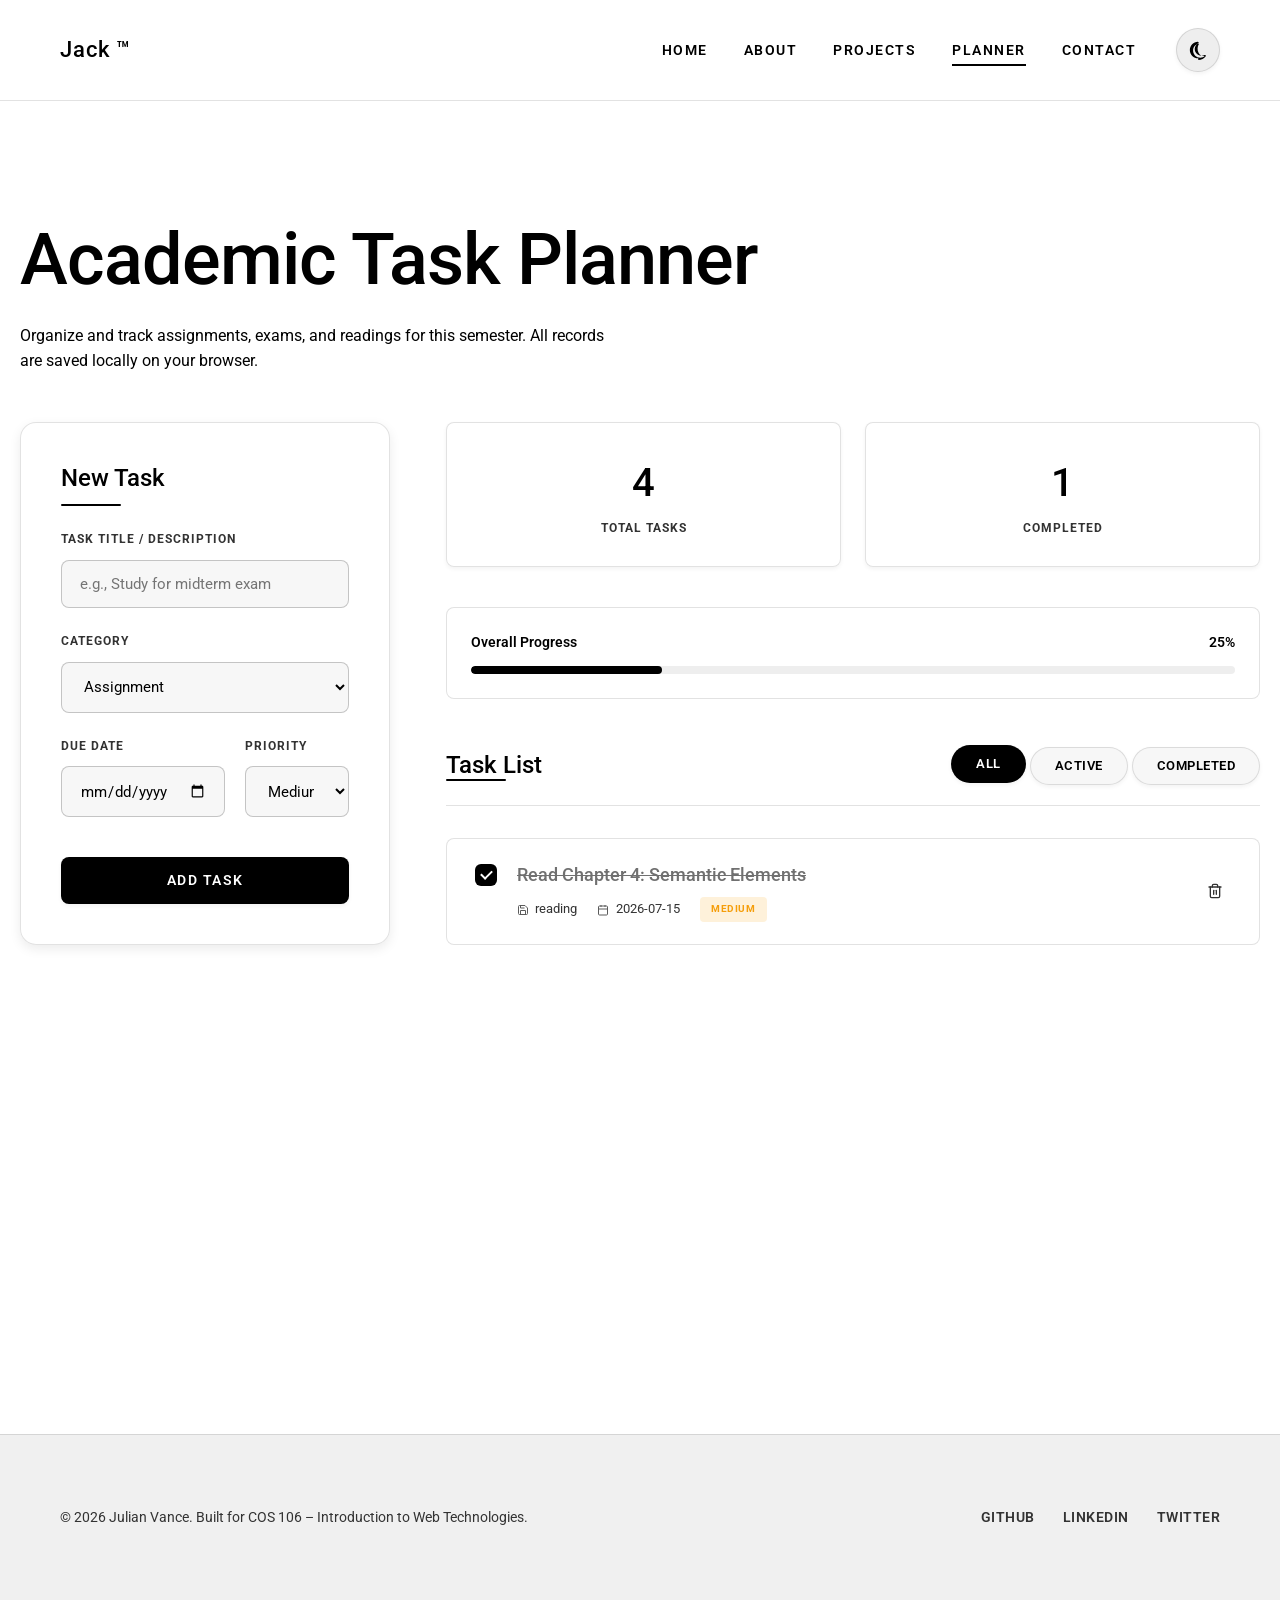
<file: planner.html>
<!DOCTYPE html> <!-- Declares the document type as HTML5 to ensure correct rendering across browsers -->
<html lang="en"> <!-- Root element of the page, specifying English as the primary language -->

<head> <!-- Container for page metadata, character sets, viewports, and stylesheet linkages -->
  <meta charset="UTF-8"> <!-- Sets the character encoding to UTF-8 for wide character support -->
  <meta name="viewport" content="width=device-width, initial-scale=1.0">
  <!-- Ensures the layout scales properly on mobile and desktop viewports -->
  <meta name="description"
    content="Manage your coursework and exams dynamically with Julian Vance's interactive B&W Academic Planner dashboard.">
  <!-- Descriptive text shown in search engine results (SEO) -->
  <title>Academic Planner | Jack</title> <!-- The page title shown on the browser tab -->
  <link rel="stylesheet" href="style.css"> <!-- Links the external CSS design stylesheet for page styling -->
</head> <!-- Closes the head section -->

<body class="light-theme"> <!-- Main body container of the webpage, defaults to the 'light-theme' class -->

  <!-- Navigation Header -->
  <header class="header"> <!-- Defines the sticky navigational header of the page -->
    <div class="container nav-container"> <!-- Grid/flex container limiting the maximum width and centering content -->
      <a href="index.html" class="logo">Jack <span class="tm">™</span></a>
      <!-- Logo linking back to the home page with a trademark span -->
      <button class="nav-toggle" aria-label="Toggle navigation Menu">
        <!-- Hamburger button visible on mobile screens to toggle navigation menu -->
        <span></span> <!-- Top bar of the mobile hamburger button -->
        <span></span> <!-- Middle bar of the mobile hamburger button -->
        <span></span> <!-- Bottom bar of the mobile hamburger button -->
      </button> <!-- Closes the hamburger toggle button -->

      <div class="nav-links-wrapper"> <!-- Wrapper container for links and the theme switcher button -->
        <ul class="nav-links"> <!-- List containing the primary navigation navigation items -->
          <li><a href="index.html">Home</a></li> <!-- Nav link redirecting to index.html (Home) -->
          <li><a href="about.html">About</a></li> <!-- Nav link redirecting to about.html (About) -->
          <li><a href="projects.html">Projects</a></li> <!-- Nav link redirecting to projects.html (Projects) -->
          <li><a href="planner.html">Planner</a></li> <!-- Nav link redirecting to planner.html (Academic Planner) -->
          <li><a href="contact.html">Contact</a></li> <!-- Nav link redirecting to contact.html (Contact Form) -->
        </ul> <!-- Closes the unordered list of navigation links -->

        <button id="theme-toggle-btn" class="theme-toggle-btn" aria-label="Toggle light/dark theme">
          <!-- Button to dynamically switch between dark and light modes -->
          <!-- Sun icon SVG displayed when the light theme is active (click to toggle to warm dark) -->
          <svg class="sun-icon" viewBox="0 0 24 24">
            <path
              d="M12 7c-2.76 0-5 2.24-5 5s2.24 5 5 5 5-2.24 5-5-2.24-5-5-5zM2 13h2c.55 0 1-.45 1-1s-.45-1-1-1H2c-.55 0-1 .45-1 1s.45 1 1 1zm18 0h2c.55 0 1-.45 1-1s-.45-1-1-1h-2c-.55 0-1 .45-1 1s.45 1 1 1zM11 2v2c0 .55.45 1 1 1s1-.45 1-1V2c0-.55-.45-1-1-1s-1 .45-1 1zm0 18v2c0 .55.45 1 1 1s1-.45 1-1v-2c0-.55-.45-1-1-1s-1 .45-1 1zM5.99 4.58c-.39-.39-1.03-.39-1.41 0s-.39 1.03 0 1.41l1.06 1.06c.39.39 1.03.39 1.41 0s.39-1.03 0-1.41L5.99 4.58zm12.37 12.37c-.39-.39-1.03-.39-1.41 0s-.39 1.03 0 1.41l1.06 1.06c.39.39 1.03.39 1.41 0s.39-1.03 0-1.41l-1.06-1.06zm1.06-10.96c.39-.39.39-1.03 0-1.41s-1.03-.39-1.41 0l-1.06 1.06c-.39.39-.39 1.03 0 1.41s1.03.39 1.41 0l1.06-1.06zM7.05 18.01c.39-.39.39-1.03 0-1.41s-1.03-.39-1.41 0l-1.06 1.06c-.39.39-.39 1.03 0 1.41s1.03.39 1.41 0l1.06-1.06z" />
          </svg>
          <!-- Moon icon SVG displayed when the dark theme is active (click to toggle to light theme) -->
          <svg class="moon-icon" viewBox="0 0 24 24">
            <path
              d="M12.3 22h-.1c-5.5 0-10-4.5-10-10C2.2 6.7 6.5 2.2 11.8 2c.5 0 .9.3 1 .8s-.1.9-.6 1.2c-3.6 2.1-5.1 6.7-3.3 10.4 1.4 2.9 4.4 4.6 7.6 4.6 1.2 0 2.3-.3 3.4-.9.4-.2.9-.2 1.2.1.3.3.4.8.2 1.2-1.9 2.8-5 4.6-9 4.6zm.4-17.9c-3.8 1-6.6 4.4-6.6 8.4 0 4.8 3.9 8.7 8.7 8.7 2 0 3.8-.7 5.2-1.9-2.9.2-5.7-1.1-7.2-3.8-1.9-3.3-1.6-7.5.3-10.6-.2-.3-.3-.6-.4-.8z" />
          </svg>
        </button> <!-- Closes the theme toggle button -->
      </div> <!-- Closes the nav links wrapper -->
    </div> <!-- Closes the container div -->
  </header> <!-- Closes the header element -->

  <!-- Main Content Section -->
  <main class="container section fade-in-section">
    <!-- Main content block wrapper with grid containers and scaling fade transitions -->
    <h1 style="margin-bottom: 1rem;" class="gradient-text">Academic Task Planner</h1>
    <!-- Page main title heading banner -->
    <p style="color: var(--text-secondary); margin-bottom: 3rem; max-width: 600px;">
      Organize and track assignments, exams, and readings for this semester. All records are saved locally on your
      browser.
    </p> <!-- Dashboard descriptive summary text -->

    <div class="planner-grid scroll-reveal"> <!-- Split column layout, left controls column, right board dashboard -->
      <!-- Sidebar Control Column -->
      <aside class="planner-sidebar"> <!-- Left aside container representing control forms widget -->
        <h2 style="font-size: 1.5rem; margin-bottom: 1.5rem;">New Task</h2> <!-- Sidebar sub-heading subtitle -->

        <form id="planner-form" novalidate>
          <!-- Form element wrapping inputs fields, novalidate overrides browser defaults -->
          <div class="planner-form-group"> <!-- Form group for task title input field -->
            <label for="task-title-input">Task Title / Description</label> <!-- Input description label element -->
            <input type="text" id="task-title-input" class="form-control" placeholder="e.g., Study for midterm exam"
              required> <!-- Description text field -->
          </div> <!-- Closes description form group -->

          <div class="planner-form-group"> <!-- Form group for task category selection option -->
            <label for="task-category-select">Category</label> <!-- Input description label element -->
            <select id="task-category-select" class="form-control"> <!-- Selection dropdown options list -->
              <option value="assignment">Assignment</option> <!-- Selection option for Assignments tasks -->
              <option value="exam">Exam Prep</option> <!-- Selection option for Exam Preps tasks -->
              <option value="reading">Reading / Video</option> <!-- Selection option for Reading assignments tasks -->
              <option value="other">Other Activity</option> <!-- Selection option for general/miscellaneous tasks -->
            </select> <!-- Closes selection dropdown -->
          </div> <!-- Closes category form group -->

          <div class="planner-form-group"> <!-- Form group wrapping due date and priority selector side by side -->
            <div class="form-control-row"> <!-- Inner 2-column inputs grid row alignment -->
              <div> <!-- Due date input alignment wrapper -->
                <label for="task-date-input">Due Date</label> <!-- Input description label element -->
                <input type="date" id="task-date-input" class="form-control"> <!-- Date picker field -->
              </div> <!-- Closes date picker wrapper -->
              <div> <!-- Priority selection alignment wrapper -->
                <label for="task-priority-select">Priority</label> <!-- Input description label element -->
                <select id="task-priority-select" class="form-control"> <!-- Selection options for prioritizing task -->
                  <option value="high">High</option> <!-- High priority rating -->
                  <option value="medium" selected>Medium</option> <!-- Medium priority rating (default) -->
                  <option value="low">Low</option> <!-- Low priority rating -->
                </select> <!-- Closes selection element -->
              </div> <!-- Closes priority wrapper -->
            </div> <!-- Closes inner row alignment wrapper -->
          </div> <!-- Closes date/priority form group wrapper -->

          <button type="submit" class="btn" style="width: 100%; margin-top: 1rem;">Add Task</button>
          <!-- Action submit button to append new task item -->
        </form> <!-- Closes form element -->
      </aside> <!-- Closes sidebar control div -->

      <!-- Dashboard Board Column -->
      <section> <!-- Right board column container displaying statistics and dynamic task items list -->
        <!-- Statistics Widget -->
        <div class="planner-stats-container"> <!-- 2-column statistics cards container row -->
          <div class="stat-box"> <!-- Statistics card displaying total task count -->
            <div class="stat-value" id="total-tasks">0</div> <!-- Dynamic total count number updated via script.js -->
            <div class="stat-label">Total Tasks</div> <!-- Description label text -->
          </div> <!-- Closes total task stat box -->
          <div class="stat-box"> <!-- Statistics card displaying completed task count -->
            <div class="stat-value" id="completed-tasks">0</div>
            <!-- Dynamic completed count number updated via script.js -->
            <div class="stat-label">Completed</div> <!-- Description label text -->
          </div> <!-- Closes completed task stat box -->
        </div> <!-- Closes statistics widgets container row -->

        <div class="progress-bar-wrapper"> <!-- Visual timeline progress bar container element -->
          <div class="progress-info"> <!-- Progress labels row metadata description -->
            <span>Overall Progress</span> <!-- Descriptive title -->
            <span id="progress-percent">0%</span> <!-- Dynamic percentage label updated via script.js -->
          </div> <!-- Closes progress info labels row -->
          <div class="progress-outer"> <!-- Outer empty timeline bar track -->
            <div class="progress-inner" id="planner-progress-inner"></div>
            <!-- Inner timeline progress filled width visual indicator -->
          </div> <!-- Closes progress bar element -->
        </div> <!-- Closes progress wrapper div -->

        <!-- Task List Filters and Header -->
        <div class="planner-header-row"> <!-- Row aligning list header subtitle and active filters chips -->
          <h2 style="font-size: 1.5rem; margin-bottom: 0; padding-bottom: 0;">Task List</h2>
          <!-- List title subtitle -->
          <div class="skills-filter" style="margin-bottom: 0; gap: 0.25rem;"> <!-- Filter chips list row -->
            <button class="filter-chip active" data-filter="all">All</button> <!-- Filter tag displays all tasks -->
            <button class="filter-chip" data-filter="active">Active</button>
            <!-- Filter tag displays active uncompleted tasks -->
            <button class="filter-chip" data-filter="completed">Completed</button>
            <!-- Filter tag displays completed tasks -->
          </div> <!-- Closes filter chips row -->
        </div> <!-- Closes task list header row div -->

        <!-- Dynamic List Element -->
        <ul class="task-list" id="task-list">
          <!-- Unordered tasks catalog, loaded dynamically via script.js from localstorage -->
          <!-- Loaded dynamically via script.js -->
        </ul> <!-- Closes task list container element -->
      </section> <!-- Closes dashboard board column section -->
    </div> <!-- Closes split layout planner grid container div -->
  </main> <!-- Closes main page wrapper element -->

  <!-- Footer -->
  <footer class="footer"> <!-- Footer block representing informational copyright bar -->
    <div class="container footer-content"> <!-- Container aligning text content and social linkages -->
      <span class="footer-text">&copy; 2026 Julian Vance. Built for COS 106 – Introduction to Web Technologies.</span>
      <!-- Copyright statement metadata copyright -->
      <div class="footer-socials"> <!-- Flex row layout centering socials links -->
        <a href="https://github.com" target="_blank" rel="noopener noreferrer">GitHub</a>
        <!-- Social external hyperlink pointing to GitHub page -->
        <a href="https://linkedin.com" target="_blank" rel="noopener noreferrer">LinkedIn</a>
        <!-- Social external hyperlink pointing to LinkedIn page -->
        <a href="https://twitter.com" target="_blank" rel="noopener noreferrer">Twitter</a>
        <!-- Social external hyperlink pointing to Twitter page -->
      </div> <!-- Closes footer socials div -->
    </div> <!-- Closes container div -->
  </footer> <!-- Closes footer element -->

  <script src="script.js"></script> <!-- Imports external Javascript file controlling interactive states -->
</body> <!-- Closes the body element -->

</html> <!-- Closes the html element -->
</file>
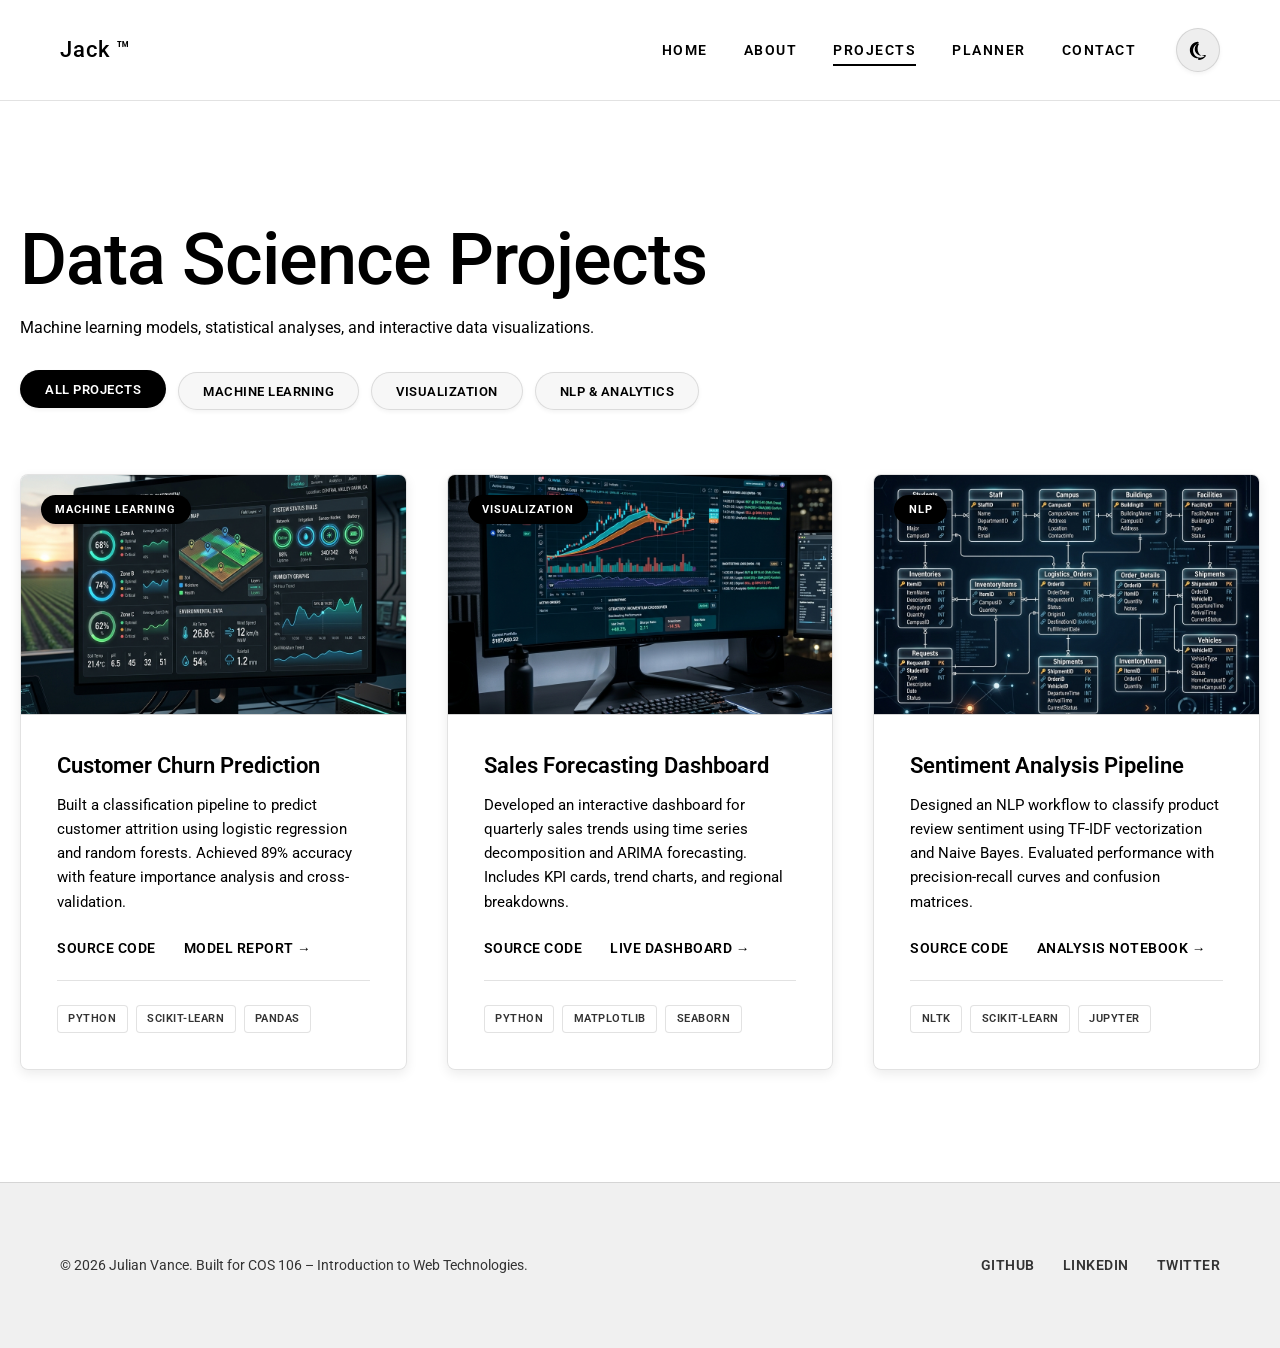
<file: projects.html>
<!DOCTYPE html> <!-- Declares the document type as HTML5 to ensure correct rendering across browsers -->
<html lang="en"> <!-- Root element of the page, specifying English as the primary language -->

<head> <!-- Container for page metadata, character sets, viewports, and stylesheet linkages -->
  <meta charset="UTF-8"> <!-- Sets the character encoding to UTF-8 for wide character support -->
  <meta name="viewport" content="width=device-width, initial-scale=1.0">
  <!-- Ensures the layout scales properly on mobile and desktop viewports -->
  <meta name="description"
    content="Data science projects by Julian Vance — machine learning models, predictive analytics, and data visualization.">
  <!-- Descriptive text shown in search engine results (SEO) -->
  <title>Data Science Projects | Jack</title> <!-- The page title shown on the browser tab -->
  <link rel="stylesheet" href="style.css"> <!-- Links the external CSS design stylesheet for page styling -->
</head> <!-- Closes the head section -->

<body class="light-theme"> <!-- Main body container of the webpage, defaults to the 'light-theme' class -->

  <!-- Navigation Header -->
  <header class="header"> <!-- Defines the sticky navigational header of the page -->
    <div class="container nav-container"> <!-- Grid/flex container limiting the maximum width and centering content -->
      <a href="index.html" class="logo">Jack <span class="tm">™</span></a>
      <!-- Logo linking back to the home page with a trademark span -->
      <button class="nav-toggle" aria-label="Toggle navigation Menu">
        <!-- Hamburger button visible on mobile screens to toggle navigation menu -->
        <span></span> <!-- Top bar of the mobile hamburger button -->
        <span></span> <!-- Middle bar of the mobile hamburger button -->
        <span></span> <!-- Bottom bar of the mobile hamburger button -->
      </button> <!-- Closes the hamburger toggle button -->

      <div class="nav-links-wrapper"> <!-- Wrapper container for links and the theme switcher button -->
        <ul class="nav-links"> <!-- List containing the primary navigation navigation items -->
          <li><a href="index.html">Home</a></li> <!-- Nav link redirecting to index.html (Home) -->
          <li><a href="about.html">About</a></li> <!-- Nav link redirecting to about.html (About) -->
          <li><a href="projects.html">Projects</a></li> <!-- Nav link redirecting to projects.html (Projects) -->
          <li><a href="planner.html">Planner</a></li> <!-- Nav link redirecting to planner.html (Academic Planner) -->
          <li><a href="contact.html">Contact</a></li> <!-- Nav link redirecting to contact.html (Contact Form) -->
        </ul> <!-- Closes the unordered list of navigation links -->

        <button id="theme-toggle-btn" class="theme-toggle-btn" aria-label="Toggle light/dark theme">
          <!-- Button to dynamically switch between dark and light modes -->
          <!-- Sun icon SVG displayed when the light theme is active (click to toggle to warm dark) -->
          <svg class="sun-icon" viewBox="0 0 24 24">
            <path
              d="M12 7c-2.76 0-5 2.24-5 5s2.24 5 5 5 5-2.24 5-5-2.24-5-5-5zM2 13h2c.55 0 1-.45 1-1s-.45-1-1-1H2c-.55 0-1 .45-1 1s.45 1 1 1zm18 0h2c.55 0 1-.45 1-1s-.45-1-1-1h-2c-.55 0-1 .45-1 1s.45 1 1 1zM11 2v2c0 .55.45 1 1 1s1-.45 1-1V2c0-.55-.45-1-1-1s-1 .45-1 1zm0 18v2c0 .55.45 1 1 1s1-.45 1-1v-2c0-.55-.45-1-1-1s-1 .45-1 1zM5.99 4.58c-.39-.39-1.03-.39-1.41 0s-.39 1.03 0 1.41l1.06 1.06c.39.39 1.03.39 1.41 0s.39-1.03 0-1.41L5.99 4.58zm12.37 12.37c-.39-.39-1.03-.39-1.41 0s-.39 1.03 0 1.41l1.06 1.06c.39.39 1.03.39 1.41 0s.39-1.03 0-1.41l-1.06-1.06zm1.06-10.96c.39-.39.39-1.03 0-1.41s-1.03-.39-1.41 0l-1.06 1.06c-.39.39-.39 1.03 0 1.41s1.03.39 1.41 0l1.06-1.06zM7.05 18.01c.39-.39.39-1.03 0-1.41s-1.03-.39-1.41 0l-1.06 1.06c-.39.39-.39 1.03 0 1.41s1.03.39 1.41 0l1.06-1.06z" />
          </svg>
          <!-- Moon icon SVG displayed when the dark theme is active (click to toggle to light theme) -->
          <svg class="moon-icon" viewBox="0 0 24 24">
            <path
              d="M12.3 22h-.1c-5.5 0-10-4.5-10-10C2.2 6.7 6.5 2.2 11.8 2c.5 0 .9.3 1 .8s-.1.9-.6 1.2c-3.6 2.1-5.1 6.7-3.3 10.4 1.4 2.9 4.4 4.6 7.6 4.6 1.2 0 2.3-.3 3.4-.9.4-.2.9-.2 1.2.1.3.3.4.8.2 1.2-1.9 2.8-5 4.6-9 4.6zm.4-17.9c-3.8 1-6.6 4.4-6.6 8.4 0 4.8 3.9 8.7 8.7 8.7 2 0 3.8-.7 5.2-1.9-2.9.2-5.7-1.1-7.2-3.8-1.9-3.3-1.6-7.5.3-10.6-.2-.3-.3-.6-.4-.8z" />
          </svg>
        </button> <!-- Closes the theme toggle button -->
      </div> <!-- Closes the nav links wrapper -->
    </div> <!-- Closes the container div -->
  </header> <!-- Closes the header element -->

  <!-- Main Content -->
  <main class="container section fade-in-section">
    <!-- Main content block wrapper with grid containers and scaling fade transitions -->

    <div class="projects-gallery-header scroll-reveal">
      <!-- Flexbox header row containing page title info and categorization filters -->
      <div> <!-- Left sub-container for texts headings -->
        <h1 class="gradient-text">Data Science Projects</h1> <!-- Page title banner heading -->
        <p style="margin-top: 0.5rem; margin-bottom: 0;">Machine learning models, statistical analyses, and interactive
          data visualizations.</p> <!-- Descriptive subtitle meta text -->
      </div> <!-- Closes text title sub-container -->

      <!-- Filter Chips -->
      <div class="skills-filter" style="margin-bottom: 0;"> <!-- Filter categories alignment row -->
        <button class="filter-chip active" data-filter="all">All Projects</button>
        <!-- Category tag option for displaying all cards -->
        <button class="filter-chip" data-filter="ml">Machine Learning</button>
        <!-- Filter tag option for Machine Learning segment -->
        <button class="filter-chip" data-filter="visualization">Visualization</button>
        <!-- Filter tag option for Visualisations dashboards segment -->
        <button class="filter-chip" data-filter="nlp">NLP &amp; Analytics</button>
        <!-- Filter tag option for Text processing and Sentiment pipelines segment -->
      </div> <!-- Closes skills filter row -->
    </div> <!-- Closes projects gallery header div -->

    <!-- Projects Grid -->
    <div class="grid-3 scroll-reveal"> <!-- 3-column portfolio cards layout grid responsive containers -->

      <!-- Project 1 -->
      <div class="project-card" data-category="ml"> <!-- Card wrapper container classified under 'ml' category -->
        <div class="project-img-container"> <!-- Flex overflow container displaying model mockups -->
          <img src="project1.jpg" alt="Customer churn prediction model dashboard" class="project-img">
          <!-- Screenshot image container visual reference -->
          <span class="project-meta">Machine Learning</span> <!-- Domain category label chip overlay -->
        </div> <!-- Closes image container -->
        <div class="project-body"> <!-- Project card detail content padding block container -->
          <h3>Customer Churn Prediction</h3> <!-- Project title heading -->
          <p>Built a classification pipeline to predict customer attrition using logistic regression and random forests.
            Achieved 89% accuracy with feature importance analysis and cross-validation.</p>
          <!-- Project description context summary -->
          <div class="project-links"> <!-- Source and details clickable actions container -->
            <a href="https://github.com" class="project-link" target="_blank" rel="noopener noreferrer">
              Source Code
            </a> <!-- GitHub link hyperlink anchor -->
            <a href="#" class="project-link">
              Model Report &rarr;
            </a> <!-- Document report page hyperlink anchor -->
          </div> <!-- Closes project links div -->
          <div class="project-tags"> <!-- Technology tag chips listing wrapper container -->
            <span class="project-tag">Python</span> <!-- Technology chip Python -->
            <span class="project-tag">Scikit-learn</span> <!-- Technology chip Scikit-learn -->
            <span class="project-tag">Pandas</span> <!-- Technology chip Pandas -->
          </div> <!-- Closes tech tags div -->
        </div> <!-- Closes project body div -->
      </div> <!-- Closes project 1 card div -->

      <!-- Project 2 -->
      <div class="project-card" data-category="visualization">
        <!-- Card wrapper container classified under 'visualization' category -->
        <div class="project-img-container"> <!-- Flex overflow container displaying model mockups -->
          <img src="project2.jpg" alt="Sales forecasting dashboard with time series charts" class="project-img">
          <!-- Screenshot image container visual reference -->
          <span class="project-meta">Visualization</span> <!-- Domain category label chip overlay -->
        </div> <!-- Closes image container -->
        <div class="project-body"> <!-- Project card detail content padding block container -->
          <h3>Sales Forecasting Dashboard</h3> <!-- Project title heading -->
          <p>Developed an interactive dashboard for quarterly sales trends using time series decomposition and ARIMA
            forecasting. Includes KPI cards, trend charts, and regional breakdowns.</p>
          <!-- Project description context summary -->
          <div class="project-links"> <!-- Source and details clickable actions container -->
            <a href="https://github.com" class="project-link" target="_blank" rel="noopener noreferrer">
              Source Code
            </a> <!-- GitHub link hyperlink anchor -->
            <a href="#" class="project-link">
              Live Dashboard &rarr;
            </a> <!-- Deployment site hyperlink anchor -->
          </div> <!-- Closes project links div -->
          <div class="project-tags"> <!-- Technology tag chips listing wrapper container -->
            <span class="project-tag">Python</span> <!-- Technology chip Python -->
            <span class="project-tag">Matplotlib</span> <!-- Technology chip Matplotlib -->
            <span class="project-tag">Seaborn</span> <!-- Technology chip Seaborn -->
          </div> <!-- Closes tech tags div -->
        </div> <!-- Closes project body div -->
      </div> <!-- Closes project 2 card div -->

      <!-- Project 3 -->
      <div class="project-card" data-category="nlp"> <!-- Card wrapper container classified under 'nlp' category -->
        <div class="project-img-container"> <!-- Flex overflow container displaying model mockups -->
          <img src="project3.jpg" alt="NLP sentiment analysis pipeline results" class="project-img">
          <!-- Screenshot image container visual reference -->
          <span class="project-meta">NLP</span> <!-- Domain category label chip overlay -->
        </div> <!-- Closes image container -->
        <div class="project-body"> <!-- Project card detail content padding block container -->
          <h3>Sentiment Analysis Pipeline</h3> <!-- Project title heading -->
          <p>Designed an NLP workflow to classify product review sentiment using TF-IDF vectorization and Naive Bayes.
            Evaluated performance with precision-recall curves and confusion matrices.</p>
          <!-- Project description context summary -->
          <div class="project-links"> <!-- Source and details clickable actions container -->
            <a href="https://github.com" class="project-link" target="_blank" rel="noopener noreferrer">
              Source Code
            </a> <!-- GitHub link hyperlink anchor -->
            <a href="#" class="project-link">
              Analysis Notebook &rarr;
            </a> <!-- Notebook preview hyperlink anchor -->
          </div> <!-- Closes project links div -->
          <div class="project-tags"> <!-- Technology tag chips listing wrapper container -->
            <span class="project-tag">NLTK</span> <!-- Technology chip NLTK -->
            <span class="project-tag">Scikit-learn</span> <!-- Technology chip Scikit-learn -->
            <span class="project-tag">Jupyter</span> <!-- Technology chip Jupyter -->
          </div> <!-- Closes tech tags div -->
        </div> <!-- Closes project body div -->
      </div> <!-- Closes project 3 card div -->

    </div> <!-- Closes portfolio grid container div -->
  </main> <!-- Closes main page wrapper element -->

  <!-- Footer -->
  <footer class="footer"> <!-- Footer block representing informational copyright bar -->
    <div class="container footer-content"> <!-- Container aligning text content and social linkages -->
      <span class="footer-text">&copy; 2026 Julian Vance. Built for COS 106 – Introduction to Web Technologies.</span>
      <!-- Copyright statement metadata copyright -->
      <div class="footer-socials"> <!-- Flex row layout centering socials links -->
        <a href="https://github.com" target="_blank" rel="noopener noreferrer">GitHub</a>
        <!-- Social external hyperlink pointing to GitHub page -->
        <a href="https://linkedin.com" target="_blank" rel="noopener noreferrer">LinkedIn</a>
        <!-- Social external hyperlink pointing to LinkedIn page -->
        <a href="https://twitter.com" target="_blank" rel="noopener noreferrer">Twitter</a>
        <!-- Social external hyperlink pointing to Twitter page -->
      </div> <!-- Closes footer socials div -->
    </div> <!-- Closes container div -->
  </footer> <!-- Closes footer element -->

  <script src="script.js"></script> <!-- Imports external Javascript file controlling interactive states -->
</body> <!-- Closes the body element -->

</html> <!-- Closes the html element -->
</file>
<file: style.css>
@import url('https://fonts.googleapis.com/css2?family=Roboto:ital,wght@0,300;0,400;0,500;0,700;1,300;1,400;1,500;1,700&display=swap');

/* --- CSS Variables & Design Tokens --- */
:root {
  --font-serif: Roboto, -apple-system, BlinkMacSystemFont, sans-serif;
  --font-sans: Roboto, -apple-system, BlinkMacSystemFont, sans-serif;
  
  /* Editorial warm minimal palette */
  --bg-primary: #f6f5f1;
  --bg-secondary: #eeede8;
  --bg-tertiary: #e4e3dd;
  --bg-dark: #f6f5f1;
  --bg-card: transparent;
  --bg-glass-nav: rgba(246, 245, 241, 0.92);
  
  --text-primary: #111111;
  --text-secondary: #111111;
  --text-muted: #666666;
  --text-light: #ffffff;
  
  --border-light: rgba(17, 17, 17, 0.12);
  --border-medium: rgba(17, 17, 17, 0.22);
  --border-dark: #111111;
  
  --shadow-sm: 0 2px 4px rgba(0, 0, 0, 0.05);
  --shadow-md: 0 4px 12px rgba(0, 0, 0, 0.08);
  --shadow-lg: 0 8px 24px rgba(0, 0, 0, 0.12);
  --shadow-glow: none;
  
  --accent-glow: #111111;
  --accent-glow-sec: #444444;
  --accent-color: #111111;
  --accent-color-sec: #444444;
  
  --transition-fast: 0.2s ease;
  --transition-normal: 0.35s ease;
  --transition-slow: 0.6s ease;
  
  --glass-blur: 12px;
  --border-radius-sm: 4px;
  --border-radius-md: 8px;
  --border-radius-lg: 16px;
}

body.light-theme {
  --bg-primary: #ffffff;
  --bg-secondary: #f7f7f7;
  --bg-tertiary: #eeeeee;
  --bg-dark: #f0f0f0;
  --bg-card: rgba(255, 255, 255, 0.9);
  --bg-glass-nav: rgba(255, 255, 255, 0.95);
  
  --text-primary: #000000;
  --text-secondary: #000000;
  --text-muted: #333333;
  --text-light: #ffffff;
  
  --border-light: rgba(17, 17, 17, 0.12);
  --border-medium: rgba(17, 17, 17, 0.22);
  --border-dark: #111111;
  
  --shadow-sm: 0 2px 4px rgba(0, 0, 0, 0.05);
  --shadow-md: 0 4px 12px rgba(0, 0, 0, 0.08);
  --shadow-lg: 0 8px 24px rgba(0, 0, 0, 0.12);
  --shadow-glow: none;
  
  --accent-glow: #000000;
  --accent-glow-sec: #333333;
  --accent-color: #000000;
  --accent-color-sec: #333333;
}

/* --- Base & Scrollbar Styles --- */
* {
  box-sizing: border-box;
  margin: 0;
  padding: 0;
  -webkit-font-smoothing: antialiased;
  -moz-osx-font-smoothing: grayscale;
}

html {
  scroll-behavior: smooth;
  height: 100%;
}

body {
  font-family: var(--font-sans);
  background-color: var(--bg-primary);
  color: var(--text-primary);
  line-height: 1.6;
  min-height: 100vh;
  display: flex;
  flex-direction: column;
  overflow-x: hidden;
  transition: background-color var(--transition-normal), color var(--transition-normal);
}

/* Custom Premium Scrollbar */
::-webkit-scrollbar {
  width: 10px;
}
::-webkit-scrollbar-track {
  background: var(--bg-primary);
}
::-webkit-scrollbar-thumb {
  background: var(--bg-tertiary);
  border: 2px solid var(--bg-primary);
  border-radius: 10px;
}
::-webkit-scrollbar-thumb:hover {
  background: var(--text-muted);
}

/* --- Typography --- */
h1, h2, h3, h4, h5, h6 {
  font-family: var(--font-sans);
  font-weight: 500;
  color: #000000;
  line-height: 1.3;
  transition: color var(--transition-normal);
}

h1 {
  font-size: clamp(2.5rem, 6vw, 4.5rem);
  letter-spacing: -1px;
}

h2 {
  font-size: clamp(1.8rem, 4vw, 2.8rem);
  margin-bottom: 2rem;
  position: relative;
  padding-bottom: 0.75rem;
}

h2::after {
  content: '';
  position: absolute;
  bottom: 0;
  left: 0;
  width: 60px;
  height: 2px;
  background: #000000;
  border-radius: 2px;
}

h3 {
  font-size: 1.45rem;
  margin-bottom: 0.75rem;
}

p {
  color: #000000;
  font-weight: 400;
  margin-bottom: 1.25rem;
  transition: color var(--transition-normal);
}

a {
  color: #000000;
  text-decoration: none;
  transition: color var(--transition-fast), transform var(--transition-fast);
}

a:hover {
  color: #333333;
}

.gradient-text {
  color: #000000;
  display: inline-block;
}

/* --- Layout Utilities --- */
.container {
  max-width: 1240px;
  width: 100%;
  margin: 0 auto;
  padding: 0 2.5rem;
}

.section {
  padding: 7rem 0;
}

.grid-2 {
  display: grid;
  grid-template-columns: repeat(2, 1fr);
  gap: 4rem;
}

.grid-3 {
  display: grid;
  grid-template-columns: repeat(3, 1fr);
  gap: 2.5rem;
}

.flex-center {
  display: flex;
  justify-content: center;
  align-items: center;
}

/* --- Navigation Header (Glassmorphic) --- */
.header {
  position: sticky;
  top: 0;
  background-color: var(--bg-glass-nav);
  backdrop-filter: blur(var(--glass-blur));
  -webkit-backdrop-filter: blur(var(--glass-blur));
  border-bottom: 1px solid var(--border-light);
  z-index: 1000;
  padding: 1.75rem 0;
  transition: padding var(--transition-normal), background-color var(--transition-normal), border var(--transition-normal);
}

.header.scrolled {
  padding: 1.1rem 0;
  box-shadow: var(--shadow-sm);
  background-color: var(--bg-glass-nav);
}

.nav-container {
  display: flex;
  justify-content: space-between;
  align-items: center;
}

.logo {
  font-family: var(--font-sans);
  font-size: 1.4rem;
  font-weight: 500;
  letter-spacing: 1px;
  color: #000000;
}

.nav-links-wrapper {
  display: flex;
  align-items: center;
  gap: 2.5rem;
}

.nav-links {
  display: flex;
  gap: 2.25rem;
  list-style: none;
}

.nav-links a {
  font-size: 0.85rem;
  font-weight: 600;
  text-transform: uppercase;
  letter-spacing: 1.5px;
  padding: 0.5rem 0;
  position: relative;
  color: var(--text-primary);
}

.nav-links a::after {
  content: '';
  position: absolute;
  bottom: 0;
  left: 0;
  width: 0;
  height: 2px;
  background: #000000;
  transition: width var(--transition-normal);
}

.nav-links a:hover::after,
.nav-links a.active::after {
  width: 100%;
}

.nav-toggle {
  display: none;
  background: none;
  border: none;
  cursor: pointer;
  padding: 0.5rem;
  z-index: 1100;
}

.nav-toggle span {
  display: block;
  width: 25px;
  height: 2px;
  background-color: var(--text-primary);
  margin: 5px 0;
  transition: transform var(--transition-normal), opacity var(--transition-normal);
}

/* --- Theme Toggle Switcher Button --- */
.theme-toggle-btn {
  background: var(--bg-tertiary);
  border: 1px solid var(--border-light);
  width: 44px;
  height: 44px;
  border-radius: 50%;
  cursor: pointer;
  display: flex;
  align-items: center;
  justify-content: center;
  position: relative;
  overflow: hidden;
  transition: background-color var(--transition-fast), border-color var(--transition-fast), transform var(--transition-normal);
  color: var(--text-primary);
  box-shadow: var(--shadow-sm);
}

.theme-toggle-btn:hover {
  transform: scale(1.1) rotate(15deg);
  border-color: var(--border-medium);
  box-shadow: var(--shadow-md);
}

.theme-toggle-btn svg {
  position: absolute;
  width: 20px;
  height: 20px;
  fill: currentColor;
  transition: transform var(--transition-slow), opacity var(--transition-normal);
}

/* Toggle icon display states */
body.light-theme .theme-toggle-btn .sun-icon {
  opacity: 0;
  transform: translateY(30px) rotate(90deg);
}

body.light-theme .theme-toggle-btn .moon-icon {
  opacity: 1;
  transform: translateY(0) rotate(0deg);
}

body:not(.light-theme) .theme-toggle-btn .sun-icon {
  opacity: 1;
  transform: translateY(0) rotate(0deg);
}

body:not(.light-theme) .theme-toggle-btn .moon-icon {
  opacity: 0;
  transform: translateY(-30px) rotate(-90deg);
}

/* --- Page Transitions & Reveal Actions --- */
.fade-in-section {
  opacity: 0;
  transform: translateY(30px);
  animation: fadeInUp var(--transition-slow) forwards;
}

/* IntersectionObserver reveal target */
.scroll-reveal {
  opacity: 0;
  transform: translateY(35px);
  transition: opacity 0.8s cubic-bezier(0.25, 1, 0.5, 1), transform 0.8s cubic-bezier(0.25, 1, 0.5, 1);
}

.scroll-reveal.reveal-active {
  opacity: 1;
  transform: translateY(0);
}

@keyframes fadeInUp {
  to {
    opacity: 1;
    transform: translateY(0);
  }
}

/* --- Custom Premium Buttons --- */
.btn {
  display: inline-flex;
  align-items: center;
  justify-content: center;
  padding: 0.9rem 2.25rem;
  font-family: var(--font-sans);
  font-size: 0.85rem;
  font-weight: 600;
  text-transform: uppercase;
  letter-spacing: 1.5px;
  border: 1px solid transparent;
  border-radius: var(--border-radius-md);
  cursor: pointer;
  position: relative;
  z-index: 1;
  background: #000000;
  color: #ffffff;
  box-shadow: var(--shadow-sm);
  transition: all var(--transition-normal);
  overflow: hidden;
}

.btn::before {
  content: '';
  position: absolute;
  top: 0;
  left: 0;
  width: 100%;
  height: 100%;
  background: #333333;
  z-index: -1;
  opacity: 0;
  transition: opacity var(--transition-normal);
}

.btn:hover {
  transform: translateY(-3px);
  box-shadow: var(--shadow-md);
}

.btn:hover::before {
  opacity: 1;
}

.btn:active {
  transform: translateY(-1px);
}

.btn-secondary {
  background: transparent;
  border: 1px solid #000000;
  color: #000000;
  backdrop-filter: blur(5px);
}

.btn-secondary:hover {
  border-color: #000000;
  background: #000000;
  color: #ffffff;
  box-shadow: var(--shadow-sm);
}

.btn:disabled {
  opacity: 0.4;
  cursor: not-allowed;
  transform: none !important;
  box-shadow: none !important;
}

/* --- Homepage Styles (Frosted Glass & Sleek Grids) --- */
.hero {
  padding: 10rem 0 7rem;
  background-position: center;
  position: relative;
}

.hero-content {
  max-width: 700px;
}

.hero-subtitle {
  font-family: var(--font-sans);
  font-style: normal;
  font-size: 1.25rem;
  font-weight: 400;
  color: #000000;
  margin-bottom: 1.75rem;
}

.hero-greeting {
  font-size: 0.85rem;
  font-weight: 700;
  text-transform: uppercase;
  letter-spacing: 3px;
  color: var(--text-muted);
  margin-bottom: 1.25rem;
  display: flex;
  align-items: center;
  gap: 0.75rem;
}

.hero-greeting::before {
  content: '';
  display: inline-block;
  width: 8px;
  height: 8px;
  border-radius: 50%;
  background: #000000;
  animation: pulse 2s infinite;
}

@keyframes pulse {
  0% { transform: scale(0.9); opacity: 0.7; }
  50% { transform: scale(1.1); opacity: 1; }
  100% { transform: scale(0.9); opacity: 0.7; }
}

.hero-actions {
  display: flex;
  gap: 1.25rem;
  margin-top: 2.5rem;
}

/* Glassmorphism Profile Panel */
.profile-card {
  border: 1px solid var(--border-light);
  border-radius: var(--border-radius-lg);
  padding: 2.5rem;
  background: var(--bg-card);
  backdrop-filter: blur(var(--glass-blur));
  -webkit-backdrop-filter: blur(var(--glass-blur));
  box-shadow: var(--shadow-md);
  text-align: center;
  transition: transform var(--transition-normal), border var(--transition-normal), box-shadow var(--transition-normal);
  position: relative;
}

.profile-card::after {
  content: '';
  position: absolute;
  top: 0;
  left: 0;
  right: 0;
  bottom: 0;
  border-radius: var(--border-radius-lg);
  border: 1px solid transparent;
  background: var(--accent-glow) border-box;
  -webkit-mask: linear-gradient(#fff 0 0) padding-box, linear-gradient(#fff 0 0);
  -webkit-mask-composite: destination-out;
  mask-composite: exclude;
  pointer-events: none;
  opacity: 0;
  transition: opacity var(--transition-normal);
}

.profile-card:hover {
  transform: translateY(-8px);
  box-shadow: var(--shadow-lg), var(--shadow-glow);
}

.profile-card:hover::after {
  opacity: 0.7;
}

.profile-img-container {
  width: 170px;
  height: 170px;
  margin: 0 auto 2rem;
  border-radius: 50%;
  overflow: hidden;
  border: 3px solid var(--bg-primary);
  box-shadow: var(--shadow-md), var(--shadow-glow);
  position: relative;
}

.profile-img {
  width: 100%;
  height: 100%;
  object-fit: cover;
  transition: transform var(--transition-slow);
}

.profile-card:hover .profile-img {
  transform: scale(1.08);
}

.profile-card h3 {
  font-family: var(--font-sans);
  font-size: 1.6rem;
  font-weight: 600;
  margin-bottom: 0.25rem;
}

/* Glassmorphism Bio Panel */
.bio-card {
  padding: 3.5rem;
  border: 1px solid var(--border-light);
  border-radius: var(--border-radius-lg);
  background: var(--bg-card);
  backdrop-filter: blur(var(--glass-blur));
  -webkit-backdrop-filter: blur(var(--glass-blur));
  height: 100%;
  display: flex;
  flex-direction: column;
  justify-content: center;
  transition: box-shadow var(--transition-normal), transform var(--transition-normal);
}

.bio-card:hover {
  box-shadow: var(--shadow-md);
  transform: translateY(-4px);
}

/* --- About Me Styles (Table, Filter Chips & Custom Audio) --- */
.education-section {
  margin-bottom: 5rem;
}

.custom-table-container {
  overflow-x: auto;
  border: 1px solid var(--border-light);
  border-radius: var(--border-radius-md);
  background: var(--bg-card);
  backdrop-filter: blur(var(--glass-blur));
  -webkit-backdrop-filter: blur(var(--glass-blur));
  box-shadow: var(--shadow-md);
}

.custom-table {
  width: 100%;
  border-collapse: collapse;
  text-align: left;
}

.custom-table th, .custom-table td {
  padding: 1.4rem 1.75rem;
  border-bottom: 1px solid var(--border-light);
  transition: background-color var(--transition-fast);
}

.custom-table th {
  background-color: rgba(99, 102, 241, 0.08);
  font-family: var(--font-sans);
  font-weight: 600;
  font-size: 0.85rem;
  text-transform: uppercase;
  letter-spacing: 1px;
  color: var(--text-primary);
}

.custom-table tr:last-child td {
  border-bottom: none;
}

.custom-table tr {
  transition: transform var(--transition-fast);
}

.custom-table tr:hover td {
  background-color: rgba(255, 255, 255, 0.02);
}

body.light-theme .custom-table tr:hover td {
  background-color: rgba(0, 0, 0, 0.02);
}

.skills-wrapper {
  margin-bottom: 5rem;
}

/* Filter Chips (Dynamic Transitions) */
.skills-filter {
  display: flex;
  gap: 0.75rem;
  flex-wrap: wrap;
  margin-bottom: 2.5rem;
}

.filter-chip {
  background-color: var(--bg-secondary);
  color: var(--text-secondary);
  border: 1px solid var(--border-light);
  padding: 0.65rem 1.5rem;
  border-radius: 50px;
  font-family: var(--font-sans);
  font-size: 0.8rem;
  font-weight: 600;
  text-transform: uppercase;
  letter-spacing: 0.5px;
  cursor: pointer;
  box-shadow: var(--shadow-sm);
  transition: all var(--transition-normal);
}

.filter-chip.active, .filter-chip:hover {
  background: #000000;
  color: #ffffff;
  border-color: transparent;
  box-shadow: var(--shadow-sm);
  transform: translateY(-2px);
}

.skills-grid {
  display: flex;
  flex-wrap: wrap;
  gap: 1.25rem;
}

.skill-tag {
  background: var(--bg-card);
  backdrop-filter: blur(5px);
  border: 1px solid var(--border-light);
  border-radius: var(--border-radius-sm);
  padding: 0.75rem 1.5rem;
  font-size: 0.9rem;
  font-weight: 500;
  color: var(--text-primary);
  box-shadow: var(--shadow-sm);
  transition: all var(--transition-normal);
  display: inline-flex;
  align-items: center;
  gap: 0.5rem;
}

.skill-tag:hover {
  border-color: var(--accent-color);
  background-color: var(--bg-tertiary);
  transform: translateY(-4px);
  box-shadow: var(--shadow-md), var(--shadow-glow);
}

/* Hobbies & Interests Grid */
.interests-grid {
  display: grid;
  grid-template-columns: repeat(auto-fit, minmax(280px, 1fr));
  gap: 2.5rem;
}

.interest-card {
  border: 1px solid var(--border-light);
  border-radius: var(--border-radius-md);
  padding: 2.5rem;
  background: var(--bg-card);
  backdrop-filter: blur(var(--glass-blur));
  -webkit-backdrop-filter: blur(var(--glass-blur));
  box-shadow: var(--shadow-md);
  transition: all var(--transition-normal);
}

.interest-card:hover {
  box-shadow: var(--shadow-lg), var(--shadow-glow);
  border-color: var(--accent-color-sec);
  transform: translateY(-6px);
}

.interest-icon {
  font-size: 2.5rem;
  margin-bottom: 1.25rem;
  display: inline-block;
  transition: transform var(--transition-normal);
}

.interest-card:hover .interest-icon {
  transform: scale(1.15) rotate(5deg);
}

/* Modern Styled Audio Player */
.audio-card {
  border: 1px solid var(--border-light);
  border-radius: var(--border-radius-md);
  padding: 2rem;
  background: var(--bg-card);
  backdrop-filter: blur(var(--glass-blur));
  box-shadow: var(--shadow-md);
  display: flex;
  align-items: center;
  gap: 2rem;
  margin-top: 2.5rem;
  transition: border-color var(--transition-normal);
}

.audio-card:hover {
  border-color: var(--accent-color);
}

.audio-controls {
  display: flex;
  align-items: center;
  gap: 1.25rem;
}

.audio-play-btn {
  width: 54px;
  height: 54px;
  border-radius: 50%;
  background: #000000;
  color: #ffffff;
  border: none;
  cursor: pointer;
  display: flex;
  align-items: center;
  justify-content: center;
  box-shadow: var(--shadow-sm), var(--shadow-glow);
  transition: all var(--transition-fast);
}

.audio-play-btn:hover {
  transform: scale(1.08);
  box-shadow: 0 0 25px rgba(99, 102, 241, 0.4);
}

.audio-play-btn svg {
  fill: currentColor;
  width: 22px;
  height: 22px;
}

.audio-waveform-container {
  flex-grow: 1;
}

.audio-info {
  margin-bottom: 0.65rem;
  display: flex;
  justify-content: space-between;
  font-size: 0.8rem;
  font-weight: 500;
  color: var(--text-secondary);
}

.audio-progress-bar {
  width: 100%;
  height: 6px;
  background-color: var(--border-light);
  border-radius: 10px;
  position: relative;
  cursor: pointer;
  overflow: hidden;
}

.audio-progress {
  position: absolute;
  top: 0;
  left: 0;
  height: 100%;
  width: 0%;
  background: #000000;
  border-radius: 10px;
  transition: width 0.1s linear;
}

/* --- Projects Page (Card Lifts & Zoom effects) --- */
.projects-gallery-header {
  display: flex;
  justify-content: space-between;
  align-items: flex-end;
  margin-bottom: 4rem;
  flex-wrap: wrap;
  gap: 2rem;
}

.project-card {
  border: 1px solid var(--border-light);
  border-radius: var(--border-radius-md);
  background-color: var(--bg-card);
  backdrop-filter: blur(var(--glass-blur));
  -webkit-backdrop-filter: blur(var(--glass-blur));
  box-shadow: var(--shadow-md);
  transition: all var(--transition-normal);
  display: flex;
  flex-direction: column;
  overflow: hidden;
}

.project-card:hover {
  box-shadow: var(--shadow-lg), var(--shadow-glow);
  border-color: var(--accent-color);
  transform: translateY(-8px);
}

.project-img-container {
  position: relative;
  width: 100%;
  aspect-ratio: 16 / 10;
  overflow: hidden;
  background-color: var(--bg-tertiary);
  border-bottom: 1px solid var(--border-light);
}

.project-img {
  width: 100%;
  height: 100%;
  object-fit: cover;
  transition: transform var(--transition-slow), filter var(--transition-normal);
}

.project-card:hover .project-img {
  transform: scale(1.06);
}

.project-meta {
  position: absolute;
  top: 1.25rem;
  left: 1.25rem;
  background: #000000;
  color: #ffffff;
  padding: 0.35rem 0.9rem;
  border-radius: 50px;
  font-size: 0.7rem;
  font-weight: 700;
  text-transform: uppercase;
  letter-spacing: 1px;
  box-shadow: var(--shadow-sm);
}

.project-body {
  padding: 2.25rem;
  flex-grow: 1;
  display: flex;
  flex-direction: column;
}

.project-body h3 {
  font-family: var(--font-sans);
  font-weight: 600;
  font-size: 1.4rem;
  margin-bottom: 0.75rem;
}

.project-body p {
  font-size: 0.95rem;
  margin-bottom: 1.5rem;
}

.project-tags {
  display: flex;
  gap: 0.5rem;
  flex-wrap: wrap;
  margin-top: auto;
  padding-top: 1.5rem;
  border-top: 1px solid var(--border-light);
}

.project-tag {
  font-size: 0.7rem;
  font-weight: 600;
  text-transform: uppercase;
  letter-spacing: 0.5px;
  color: var(--text-muted);
  border: 1px solid var(--border-light);
  border-radius: var(--border-radius-sm);
  padding: 0.25rem 0.65rem;
  background-color: rgba(255, 255, 255, 0.02);
}

.project-links {
  display: flex;
  gap: 1.75rem;
  margin-bottom: 1.25rem;
}

.project-link {
  font-size: 0.85rem;
  font-weight: 600;
  text-transform: uppercase;
  letter-spacing: 0.5px;
  display: inline-flex;
  align-items: center;
  gap: 0.4rem;
  color: var(--text-primary);
}

.project-link:hover {
  color: #333333;
}

/* --- Academic Planner (Linear / Clean High-Fi Dashboard) --- */
.planner-grid {
  display: grid;
  grid-template-columns: 370px 1fr;
  gap: 3.5rem;
  align-items: start;
}

.planner-sidebar {
  border: 1px solid var(--border-light);
  border-radius: var(--border-radius-lg);
  padding: 2.5rem;
  background-color: var(--bg-card);
  backdrop-filter: blur(var(--glass-blur));
  box-shadow: var(--shadow-md);
}

.planner-form-group {
  margin-bottom: 1.5rem;
}

.planner-form-group label {
  display: block;
  font-size: 0.75rem;
  font-weight: 700;
  text-transform: uppercase;
  letter-spacing: 1px;
  margin-bottom: 0.65rem;
  color: var(--text-muted);
}

.form-control {
  width: 100%;
  padding: 0.9rem 1.1rem;
  border: 1px solid var(--border-medium);
  border-radius: var(--border-radius-md);
  font-family: var(--font-sans);
  font-size: 0.95rem;
  background-color: var(--bg-secondary);
  color: var(--text-primary);
  outline: none;
  transition: border-color var(--transition-fast), box-shadow var(--transition-fast);
}

.form-control:focus {
  border-color: var(--accent-color);
  box-shadow: 0 0 0 3px rgba(99, 102, 241, 0.15);
}

.form-control-row {
  display: grid;
  grid-template-columns: repeat(2, 1fr);
  gap: 1.25rem;
}

.planner-stats-container {
  display: grid;
  grid-template-columns: repeat(2, 1fr);
  gap: 1.5rem;
  margin-bottom: 2.5rem;
}

.stat-box {
  border: 1px solid var(--border-light);
  border-radius: var(--border-radius-md);
  padding: 1.75rem;
  text-align: center;
  background-color: var(--bg-card);
  box-shadow: var(--shadow-sm);
  transition: transform var(--transition-normal), box-shadow var(--transition-normal);
}

.stat-box:hover {
  transform: translateY(-4px);
  box-shadow: var(--shadow-md);
}

.stat-value {
  font-size: 2.5rem;
  font-family: var(--font-sans);
  font-weight: 500;
  margin-bottom: 0.25rem;
  color: #000000;
}

.stat-label {
  font-size: 0.75rem;
  font-weight: 700;
  text-transform: uppercase;
  color: var(--text-muted);
  letter-spacing: 1px;
}

.progress-bar-wrapper {
  margin-bottom: 3rem;
  background: var(--bg-card);
  border: 1px solid var(--border-light);
  padding: 1.5rem;
  border-radius: var(--border-radius-md);
}

.progress-info {
  display: flex;
  justify-content: space-between;
  font-size: 0.85rem;
  font-weight: 600;
  margin-bottom: 0.75rem;
}

.progress-outer {
  height: 8px;
  background-color: var(--bg-tertiary);
  border-radius: 10px;
  overflow: hidden;
}

.progress-inner {
  height: 100%;
  width: 0%;
  background: #000000;
  border-radius: 10px;
  transition: width var(--transition-normal);
}

.planner-header-row {
  display: flex;
  justify-content: space-between;
  align-items: center;
  margin-bottom: 2rem;
  border-bottom: 1px solid var(--border-light);
  padding-bottom: 1.25rem;
}

.task-list {
  display: flex;
  flex-direction: column;
  gap: 1.1rem;
  list-style: none;
}

/* Interactive Task Card */
.task-card {
  border: 1px solid var(--border-light);
  border-radius: var(--border-radius-md);
  padding: 1.4rem 1.75rem;
  background-color: var(--bg-card);
  backdrop-filter: blur(5px);
  display: flex;
  justify-content: space-between;
  align-items: center;
  gap: 2rem;
  transition: all var(--transition-fast);
  animation: taskEnter var(--transition-normal) forwards;
}

@keyframes taskEnter {
  from { opacity: 0; transform: translateY(12px); }
  to { opacity: 1; transform: translateY(0); }
}

.task-card:hover {
  border-color: var(--border-medium);
  transform: translateY(-2px);
  box-shadow: var(--shadow-sm);
}

.task-checkbox-container {
  display: flex;
  align-items: flex-start;
  gap: 1.25rem;
  flex-grow: 1;
}

/* Custom Styled Checkbox */
.task-checkbox {
  appearance: none;
  -webkit-appearance: none;
  width: 22px;
  height: 22px;
  border: 1.5px solid var(--text-muted);
  border-radius: 6px;
  margin-top: 0.2rem;
  cursor: pointer;
  position: relative;
  transition: background-color var(--transition-fast), border-color var(--transition-fast);
  flex-shrink: 0;
}

.task-checkbox:checked {
  background-color: var(--accent-color);
  border-color: transparent;
}

.task-checkbox:checked::after {
  content: '';
  position: absolute;
  top: 3px;
  left: 7px;
  width: 5px;
  height: 9px;
  border: solid var(--text-light);
  border-width: 0 2.5px 2.5px 0;
  transform: rotate(45deg);
}

.task-checkbox:focus-visible {
  outline: 2px solid var(--accent-color);
  outline-offset: 2px;
}

.task-details {
  display: flex;
  flex-direction: column;
}

.task-title {
  font-weight: 500;
  font-size: 1.1rem;
  transition: all var(--transition-fast);
  color: var(--text-primary);
}

.task-card.completed .task-title {
  text-decoration: line-through;
  color: var(--text-muted);
  opacity: 0.7;
}

.task-meta-row {
  display: flex;
  gap: 1.25rem;
  margin-top: 0.5rem;
  font-size: 0.8rem;
  color: var(--text-muted);
  flex-wrap: wrap;
}

.task-meta-item {
  display: flex;
  align-items: center;
  gap: 0.4rem;
}

.task-meta-item svg {
  color: var(--text-muted);
  opacity: 0.8;
}

.task-badge {
  font-size: 0.65rem;
  text-transform: uppercase;
  font-weight: 700;
  letter-spacing: 0.5px;
  padding: 0.2rem 0.65rem;
  border-radius: 4px;
  border: 1px solid transparent;
}

.badge-high {
  border-color: transparent;
  background-color: rgba(239, 68, 68, 0.15);
  color: #ef4444;
}

.badge-medium {
  border-color: transparent;
  background-color: rgba(245, 158, 11, 0.15);
  color: #f59e0b;
}

.badge-low {
  border-color: transparent;
  background-color: rgba(16, 185, 129, 0.15);
  color: #10b981;
}

.task-delete-btn {
  background: none;
  border: none;
  cursor: pointer;
  color: var(--text-muted);
  padding: 0.5rem;
  border-radius: 50%;
  transition: all var(--transition-fast);
  display: flex;
  align-items: center;
  justify-content: center;
}

.task-delete-btn:hover {
  color: #ef4444;
  background-color: rgba(239, 68, 68, 0.08);
}

.empty-state {
  text-align: center;
  padding: 5rem 2rem;
  border: 2px dashed var(--border-medium);
  border-radius: var(--border-radius-md);
  color: var(--text-muted);
}

/* --- Contact Page (Frosted Input underlines & success states) --- */
.contact-grid {
  display: grid;
  grid-template-columns: 1fr 1.1fr;
  gap: 5rem;
  align-items: start;
}

.contact-info-panel {
  display: flex;
  flex-direction: column;
  gap: 2.75rem;
}

.info-item {
  display: flex;
  gap: 1.5rem;
}

.info-icon {
  font-size: 1.5rem;
  color: #000000;
  width: 50px;
  height: 50px;
  border-radius: var(--border-radius-md);
  border: 1px solid var(--border-light);
  background: var(--bg-card);
  display: flex;
  align-items: center;
  justify-content: center;
  box-shadow: var(--shadow-sm);
  transition: all var(--transition-fast);
}

.info-item:hover .info-icon {
  background: #000000;
  color: #ffffff;
  border-color: transparent;
  box-shadow: var(--shadow-sm);
}

.info-details h4 {
  font-family: var(--font-sans);
  text-transform: uppercase;
  font-size: 0.8rem;
  font-weight: 700;
  letter-spacing: 1px;
  margin-bottom: 0.35rem;
  color: var(--text-muted);
}

.info-details p {
  margin-bottom: 0;
  font-size: 1.15rem;
  font-weight: 400;
}

.contact-form {
  border: 1px solid var(--border-light);
  border-radius: var(--border-radius-lg);
  padding: 3.5rem;
  background-color: var(--bg-card);
  backdrop-filter: blur(var(--glass-blur));
  box-shadow: var(--shadow-md);
}

.form-group {
  margin-bottom: 1.75rem;
  position: relative;
}

.form-group label {
  display: block;
  font-size: 0.75rem;
  font-weight: 700;
  text-transform: uppercase;
  letter-spacing: 1px;
  margin-bottom: 0.65rem;
  color: var(--text-muted);
}

.form-group input,
.form-group textarea {
  width: 100%;
  padding: 0.95rem 1.1rem;
  border: 1px solid var(--border-medium);
  border-radius: var(--border-radius-md);
  background-color: var(--bg-secondary);
  font-family: var(--font-sans);
  font-size: 0.95rem;
  color: var(--text-primary);
  outline: none;
  transition: all var(--transition-fast);
}

.form-group input:focus,
.form-group textarea:focus {
  border-color: var(--accent-color);
  background-color: var(--bg-tertiary);
  box-shadow: 0 0 0 3px rgba(99, 102, 241, 0.15);
}

.form-error-msg {
  font-size: 0.75rem;
  color: #ef4444;
  font-weight: 600;
  margin-top: 0.45rem;
  display: none;
}

.form-group.has-error input,
.form-group.has-error textarea {
  border-color: #ef4444;
  background-color: rgba(239, 68, 68, 0.05);
}

.form-group.has-error .form-error-msg {
  display: block;
}

/* Glassmorphic Modal Success Popup */
.modal-overlay {
  position: fixed;
  top: 0;
  left: 0;
  right: 0;
  bottom: 0;
  background-color: rgba(10, 14, 23, 0.7);
  backdrop-filter: blur(8px);
  -webkit-backdrop-filter: blur(8px);
  display: flex;
  align-items: center;
  justify-content: center;
  opacity: 0;
  pointer-events: none;
  transition: opacity var(--transition-normal);
  z-index: 2000;
}

.modal-overlay.active {
  opacity: 1;
  pointer-events: auto;
}

.modal-content {
  background-color: var(--bg-secondary);
  border: 1px solid var(--border-light);
  border-radius: var(--border-radius-lg);
  padding: 3.5rem;
  max-width: 500px;
  width: 90%;
  text-align: center;
  transform: scale(0.9) translateY(20px);
  box-shadow: var(--shadow-lg);
  transition: transform var(--transition-normal);
}

.modal-overlay.active .modal-content {
  transform: scale(1) translateY(0);
}

.modal-icon {
  width: 68px;
  height: 68px;
  border-radius: 50%;
  border: 3px solid var(--accent-color);
  color: var(--accent-color);
  margin: 0 auto 1.75rem;
  display: flex;
  align-items: center;
  justify-content: center;
  font-size: 2rem;
  font-weight: 700;
  box-shadow: var(--shadow-glow);
  animation: modalCheck 0.5s ease-out forwards;
}

@keyframes modalCheck {
  from { transform: scale(0.5); opacity: 0; }
  to { transform: scale(1); opacity: 1; }
}

.modal-title {
  font-size: 1.85rem;
  margin-bottom: 0.75rem;
}

.modal-message {
  color: var(--text-secondary);
  margin-bottom: 2.25rem;
}

/* --- Footer Style --- */
.footer {
  margin-top: auto;
  border-top: 1px solid var(--border-light);
  padding: 4.5rem 0;
  background-color: var(--bg-dark);
  transition: background-color var(--transition-normal);
}

.footer-content {
  display: flex;
  justify-content: space-between;
  align-items: center;
  flex-wrap: wrap;
  gap: 2rem;
}

.footer-text {
  font-size: 0.85rem;
  color: var(--text-muted);
}

.footer-socials {
  display: flex;
  gap: 1.75rem;
}

.footer-socials a {
  font-size: 0.85rem;
  font-weight: 600;
  text-transform: uppercase;
  letter-spacing: 0.5px;
  color: var(--text-muted);
  transition: color var(--transition-fast);
}

.footer-socials a:hover {
  color: #000000;
}

/* --- Multimedia Video Embed Container --- */
.video-wrapper {
  position: relative;
  width: 100%;
  aspect-ratio: 16 / 9;
  border-radius: var(--border-radius-md);
  border: 1px solid var(--border-light);
  background-color: var(--bg-dark);
  box-shadow: var(--shadow-md);
  margin-top: 2.5rem;
  overflow: hidden;
  transition: box-shadow var(--transition-normal), border var(--transition-normal);
}

.video-wrapper:hover {
  box-shadow: var(--shadow-lg), var(--shadow-glow);
  border-color: var(--accent-color-sec);
}

.video-wrapper iframe,
.video-wrapper video {
  position: absolute;
  top: 0;
  left: 0;
  width: 100%;
  height: 100%;
  border: 0;
  transition: filter var(--transition-normal);
}

/* --- Responsive Media Rules --- */
@media (max-width: 992px) {
  .grid-2 {
    grid-template-columns: 1fr;
    gap: 3.5rem;
  }
  
  .grid-3 {
    grid-template-columns: repeat(2, 1fr);
    gap: 2rem;
  }
  
  .planner-grid {
    grid-template-columns: 1fr;
    gap: 3.5rem;
  }
  
  .contact-grid {
    grid-template-columns: 1fr;
    gap: 4rem;
  }
  
  .hero {
    padding: 8rem 0 5rem;
  }
}

@media (max-width: 768px) {
  .grid-3 {
    grid-template-columns: 1fr;
  }
  
  .header {
    padding: 1.25rem 0;
  }
  
  .nav-toggle {
    display: block;
  }
  
  .nav-toggle.active span:nth-child(1) {
    transform: translateY(7px) rotate(45deg);
  }
  
  .nav-toggle.active span:nth-child(2) {
    opacity: 0;
  }
  
  .nav-toggle.active span:nth-child(3) {
    transform: translateY(-7px) rotate(-45deg);
  }
  
  .nav-links-wrapper {
    position: fixed;
    top: 0;
    right: -100%;
    width: 85%;
    max-width: 340px;
    height: 100vh;
    background-color: var(--bg-secondary);
    border-left: 1px solid var(--border-light);
    flex-direction: column;
    justify-content: center;
    align-items: center;
    gap: 3.5rem;
    transition: right var(--transition-normal);
    z-index: 1000;
    box-shadow: var(--shadow-lg);
  }
  
  .nav-links-wrapper.active {
    right: 0;
  }
  
  .nav-links {
    flex-direction: column;
    align-items: center;
    gap: 2.25rem;
  }
  
  .nav-links a {
    font-size: 1.1rem;
  }
  
  .section {
    padding: 4.5rem 0;
  }
  
  .contact-form {
    padding: 2.5rem 1.75rem;
  }
}
</file>
